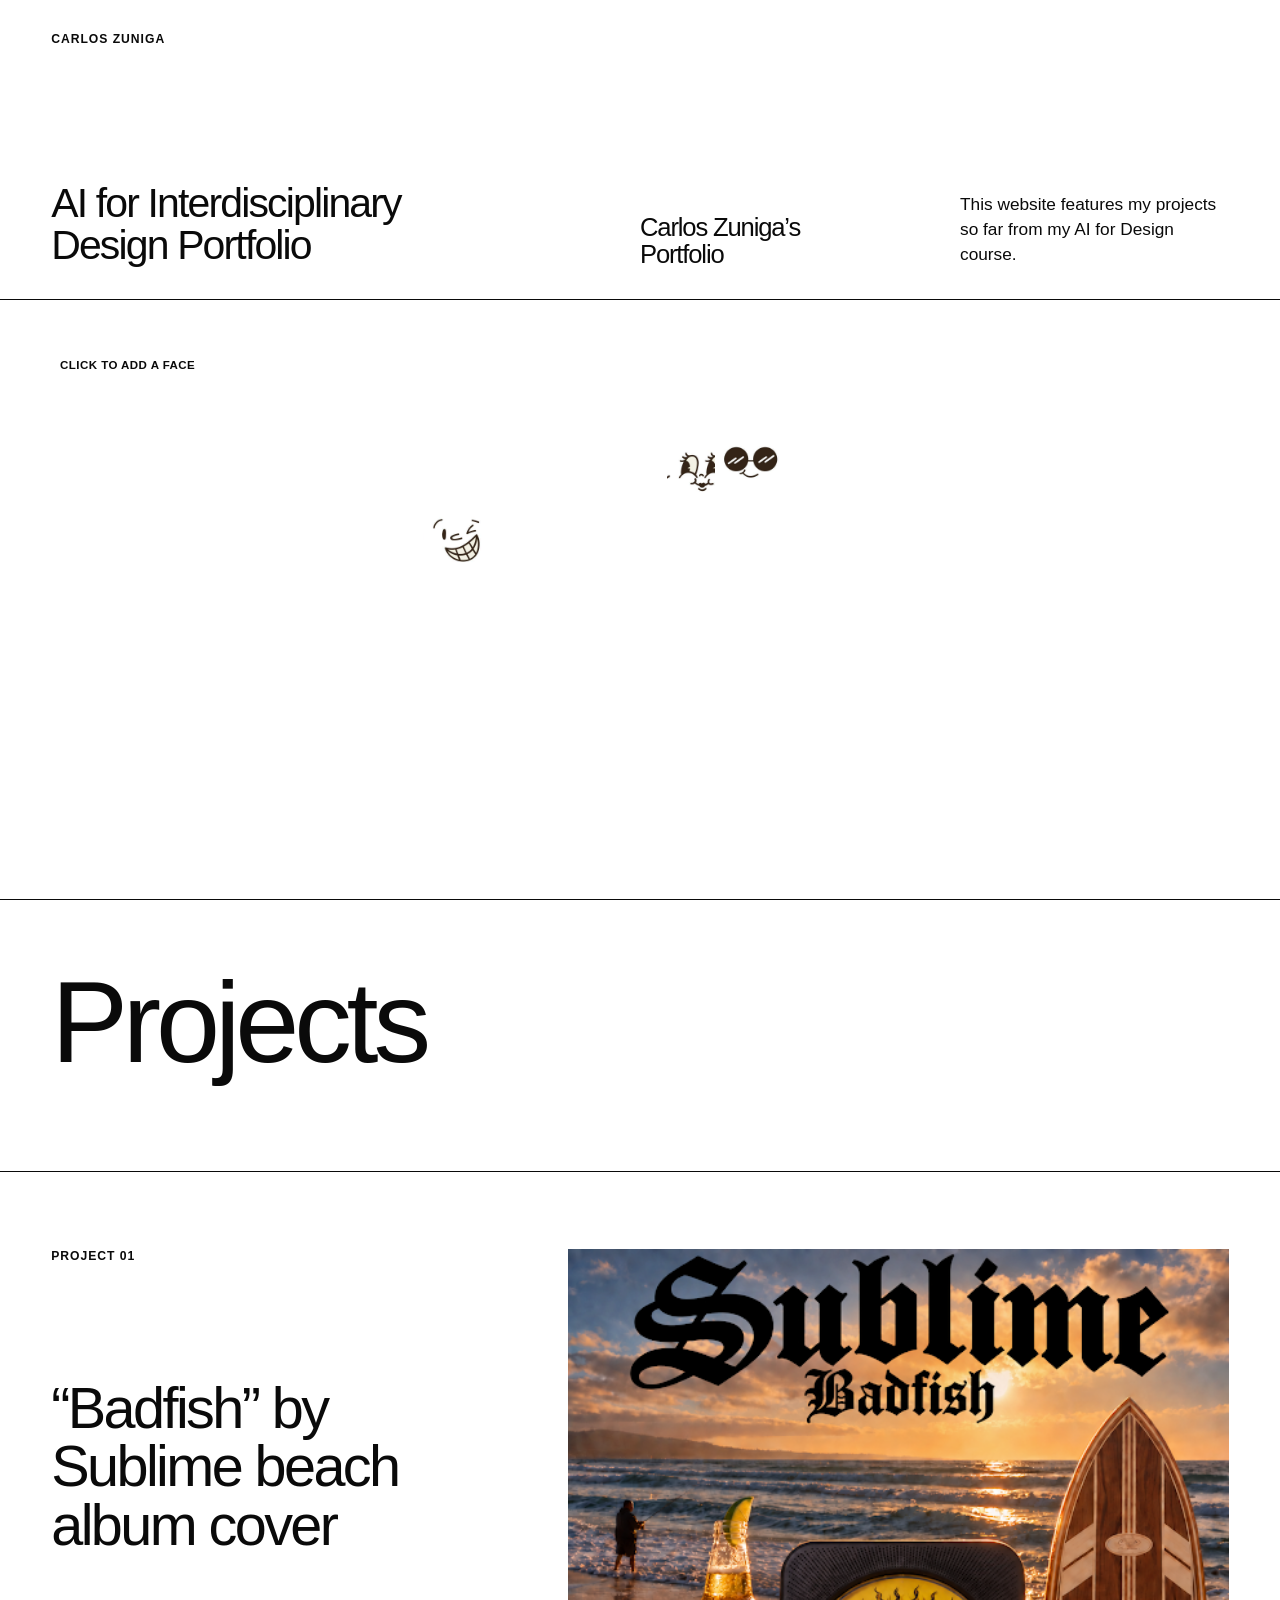
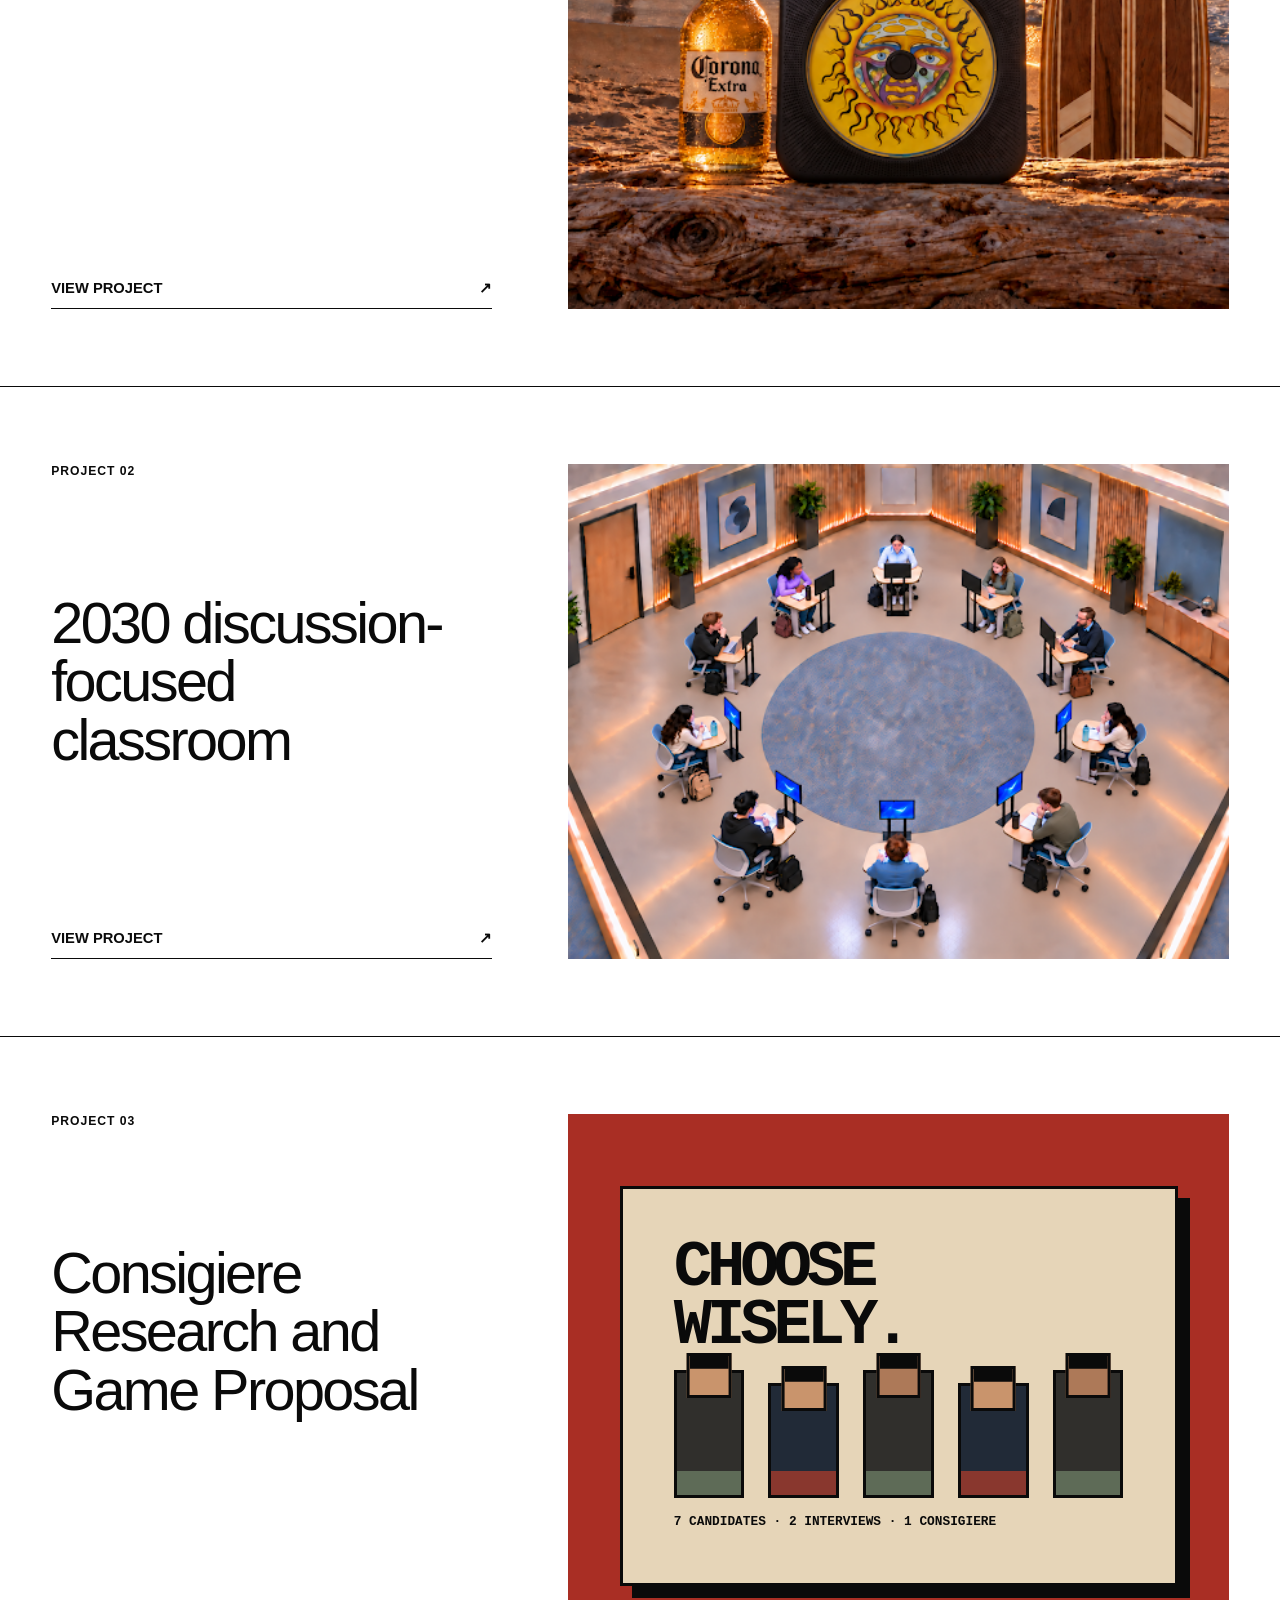
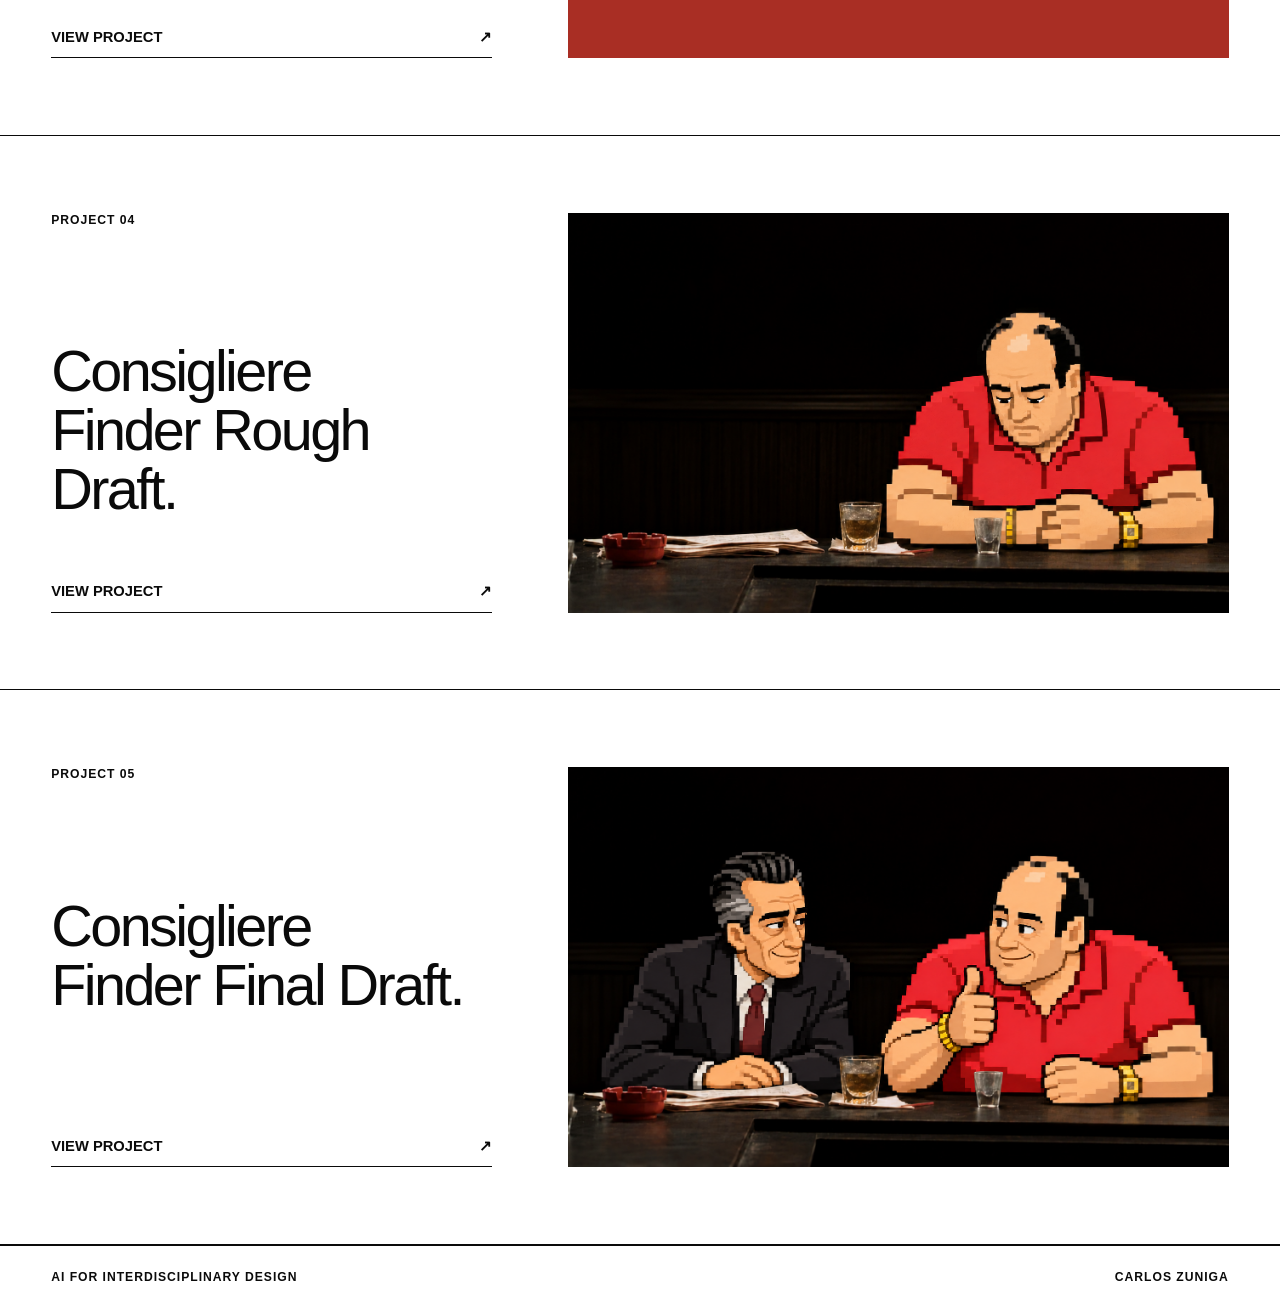
<file: index.html>
<!doctype html>
<html lang="en">
  <head>
    <meta charset="UTF-8" />
    <meta name="viewport" content="width=device-width, initial-scale=1" />
    <meta
      name="description"
      content="Carlos Zuniga's AI for Interdisciplinary Design portfolio."
    />
    <title>AI for Interdisciplinary Design Portfolio | Carlos Zuniga</title>
    <link rel="icon" href="favicon.svg" type="image/svg+xml" />
    <link rel="stylesheet" href="styles.css" />
    <script src="script.js" defer></script>
  </head>
  <body>
    <main>
      <section class="home-hero" aria-labelledby="page-title">
        <div class="home-intro">
          <p class="eyebrow">Carlos Zuniga</p>
          <h1 id="page-title">AI for Interdisciplinary Design Portfolio</h1>
          <h2>Carlos Zuniga’s Portfolio</h2>
          <p class="home-description">
            This website features my projects so far from my AI for Design course.
          </p>
        </div>

        <div class="canvas-wrap">
          <p class="canvas-hint" id="canvas-instructions">Click to add a face</p>
          <canvas
            id="face-canvas"
            role="img"
            aria-label="Interactive artwork. Click or tap to add a cartoon face."
            aria-describedby="canvas-instructions"
          ></canvas>
        </div>
      </section>

      <section class="projects" aria-labelledby="projects-title">
        <div class="section-heading-row">
          <h2 id="projects-title">Projects</h2>
        </div>

        <article class="project-preview album-preview">
          <a href="album.html" class="project-link" aria-label="View the Badfish album cover project">
            <div class="project-heading">
              <p class="project-index">Project 01</p>
              <h3>“Badfish” by Sublime beach album cover</h3>
              <span class="view-project" aria-hidden="true">View project <span>↗</span></span>
            </div>
            <div class="preview-media square-preview">
              <img
                src="assets/images/album-cover-final.png"
                alt="Final Badfish by Sublime beach album cover"
                width="512"
                height="512"
              />
            </div>
          </a>
        </article>

        <article class="project-preview classroom-preview">
          <a href="classroom.html" class="project-link" aria-label="View the 2030 classroom project">
            <div class="project-heading">
              <p class="project-index">Project 02</p>
              <h3>2030 discussion-focused classroom</h3>
              <span class="view-project" aria-hidden="true">View project <span>↗</span></span>
            </div>
            <div class="preview-media landscape-preview">
              <img
                src="assets/images/classroom-final.png"
                alt="Final 2030 discussion-focused classroom concept"
                width="512"
                height="384"
              />
            </div>
          </a>
        </article>

        <article class="project-preview consigiere-preview">
          <a href="consigiere.html" class="project-link" aria-label="View the Consigiere research and game proposal">
            <div class="project-heading">
              <p class="project-index">Project 03</p>
              <h3>Consigiere Research and Game Proposal</h3>
              <span class="view-project" aria-hidden="true">View project <span>↗</span></span>
            </div>
            <div class="preview-media proposal-preview" aria-hidden="true">
              <div class="proposal-preview-card">
                <p>Choose wisely.</p>
                <div class="pixel-portraits">
                  <span></span><span></span><span></span><span></span><span></span>
                </div>
                <p class="proposal-preview-caption">7 candidates · 2 interviews · 1 consigiere</p>
              </div>
            </div>
          </a>
        </article>

        <article class="project-preview rough-draft-preview">
          <a href="consigliere-rough-draft.html" class="project-link" aria-label="View the Consigliere Finder Rough Draft project">
            <div class="project-heading">
              <p class="project-index">Project 04</p>
              <h3>Consigliere Finder Rough Draft.</h3>
              <span class="view-project" aria-hidden="true">View project <span>↗</span></span>
            </div>
            <div class="preview-media landscape-preview">
              <img
                src="assets/images/consigliere-finder-rough-draft.png"
                alt="The boss sitting alone at the bar in Consigliere Finder"
                width="1671"
                height="941"
              />
            </div>
          </a>
        </article>

        <article class="project-preview final-draft-preview">
          <a href="consigliere-final-draft.html" class="project-link" aria-label="View the Consigliere Finder Final Draft project">
            <div class="project-heading">
              <p class="project-index">Project 05</p>
              <h3>Consigliere Finder Final Draft.</h3>
              <span class="view-project" aria-hidden="true">View project <span>↗</span></span>
            </div>
            <div class="preview-media landscape-preview">
              <img
                src="games/consigliere-finder/assets/scenes/reactions/interview-arturo-positive.png"
                alt="The boss and Arturo smiling as the boss gives a thumbs up"
                width="1671"
                height="941"
              />
            </div>
          </a>
        </article>
      </section>
    </main>

    <footer class="site-footer">
      <p>AI for Interdisciplinary Design</p>
      <p>Carlos Zuniga</p>
    </footer>
  </body>
</html>
</file>
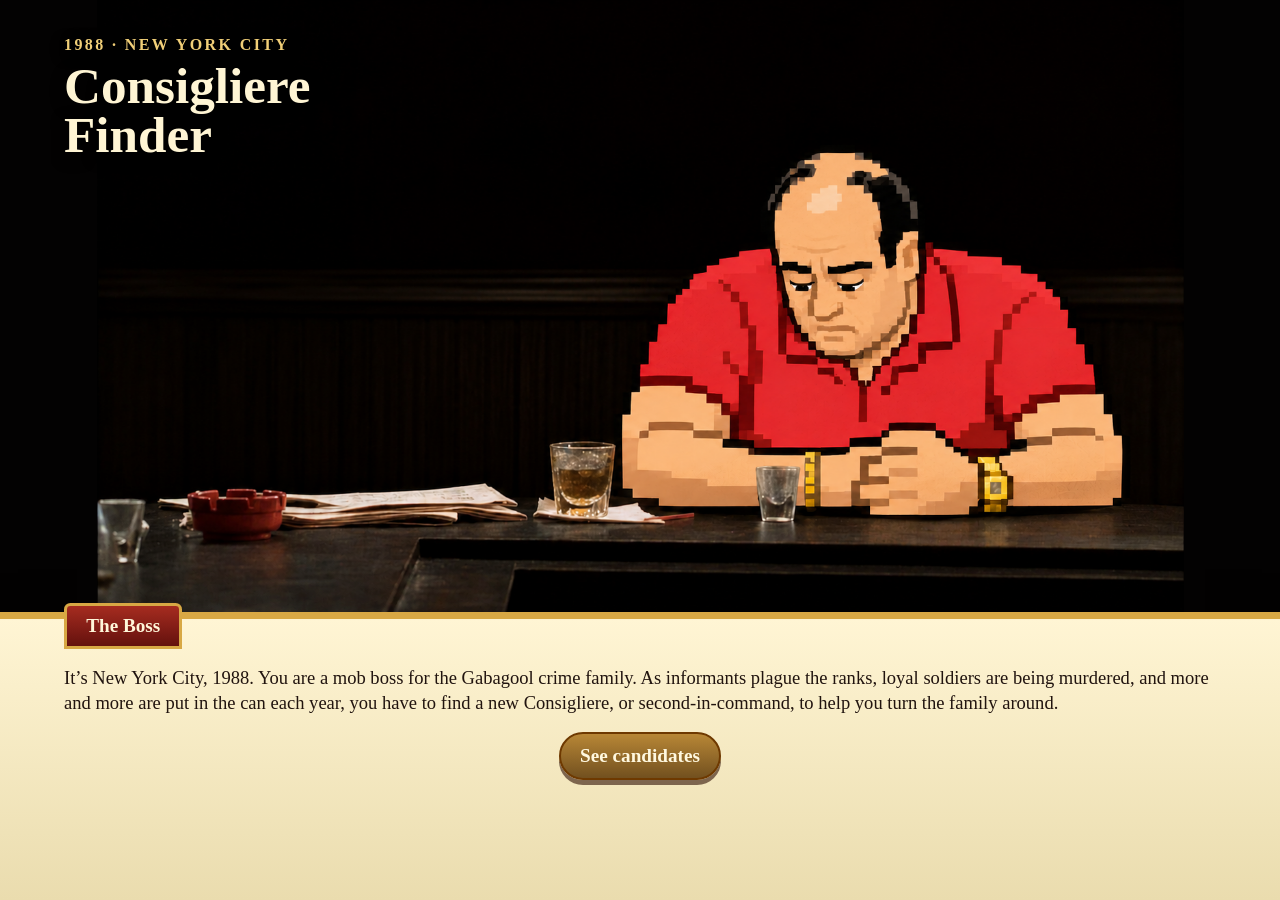
<file: games/consigliere-finder-original/index.html>
<!doctype html>
<html lang="en">
  <head>
    <meta charset="UTF-8" />
    <meta name="viewport" content="width=device-width, initial-scale=1.0" />
    <meta name="theme-color" content="#160706" />
    <title>Consigliere Finder</title>
    <link rel="icon" href="data:image/svg+xml,<svg xmlns=%22http://www.w3.org/2000/svg%22 viewBox=%220 0 64 64%22><rect width=%2264%22 height=%2264%22 rx=%2212%22 fill=%22%2368150f%22/><text x=%2232%22 y=%2244%22 text-anchor=%22middle%22 font-size=%2240%22 fill=%22%23f1cf78%22>C</text></svg>" />
    <link rel="stylesheet" href="styles.css" />
  </head>
  <body>
    <main id="game" aria-live="polite"></main>

    <div id="curtain" class="curtain" aria-hidden="true">
      <div class="curtain-panel curtain-left"></div>
      <div class="curtain-panel curtain-right"></div>
      <p id="curtain-label" class="curtain-label"></p>
    </div>

    <dialog id="confirm-dialog" class="confirm-dialog">
      <form method="dialog">
        <p class="eyebrow">Make it official</p>
        <h2 id="confirm-title"></h2>
        <div id="confirm-bio" class="confirm-bio"></div>
        <p>This choice cannot be changed.</p>
        <div class="dialog-actions">
          <button value="cancel" class="button button-quiet">Cancel</button>
          <button value="confirm" class="button button-primary">Confirm</button>
        </div>
      </form>
    </dialog>

    <script src="game-bundle.js"></script>
  </body>
</html>
</file>
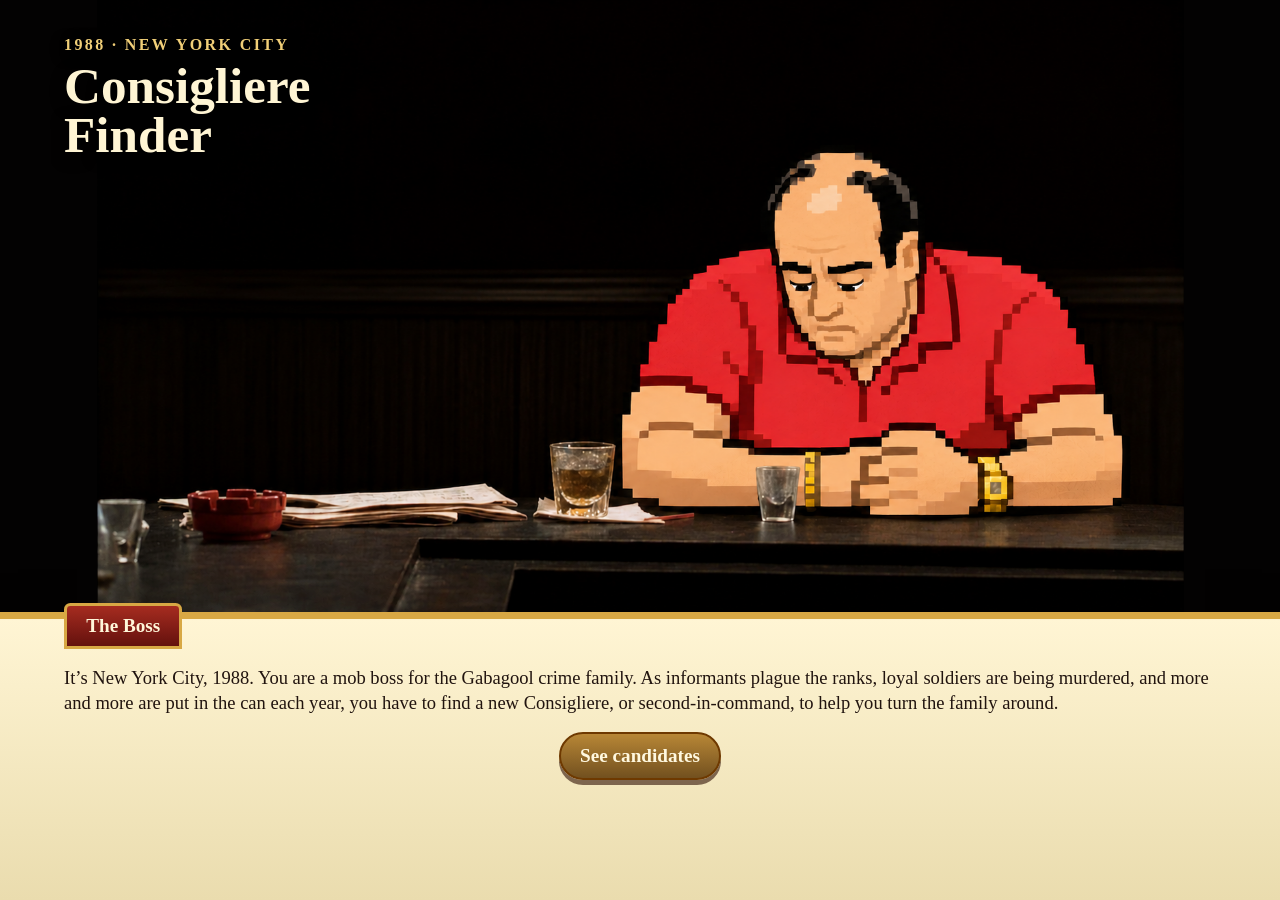
<file: games/consigliere-finder/index.html>
<!doctype html>
<html lang="en">
  <head>
    <meta charset="UTF-8" />
    <meta name="viewport" content="width=device-width, initial-scale=1.0" />
    <meta name="theme-color" content="#160706" />
    <title>Consigliere Finder</title>
    <link rel="icon" href="data:image/svg+xml,<svg xmlns=%22http://www.w3.org/2000/svg%22 viewBox=%220 0 64 64%22><rect width=%2264%22 height=%2264%22 rx=%2212%22 fill=%22%2368150f%22/><text x=%2232%22 y=%2244%22 text-anchor=%22middle%22 font-size=%2240%22 fill=%22%23f1cf78%22>C</text></svg>" />
    <link rel="stylesheet" href="styles.css?v=bobby-balanced-crop-2" />
  </head>
  <body>
    <main id="game" aria-live="polite"></main>

    <div id="curtain" class="curtain" aria-hidden="true">
      <div class="curtain-panel curtain-left"></div>
      <div class="curtain-panel curtain-right"></div>
      <p id="curtain-label" class="curtain-label"></p>
    </div>

    <dialog id="confirm-dialog" class="confirm-dialog">
      <form method="dialog">
        <p class="eyebrow">Make it official</p>
        <h2 id="confirm-title"></h2>
        <div id="confirm-bio" class="confirm-bio"></div>
        <p>This choice cannot be changed.</p>
        <div class="dialog-actions">
          <button value="cancel" class="button button-quiet">Cancel</button>
          <button value="confirm" class="button button-primary">Confirm</button>
        </div>
      </form>
    </dialog>

    <script src="game-bundle.js?v=selection-consistency-bobby"></script>
  </body>
</html>
</file>
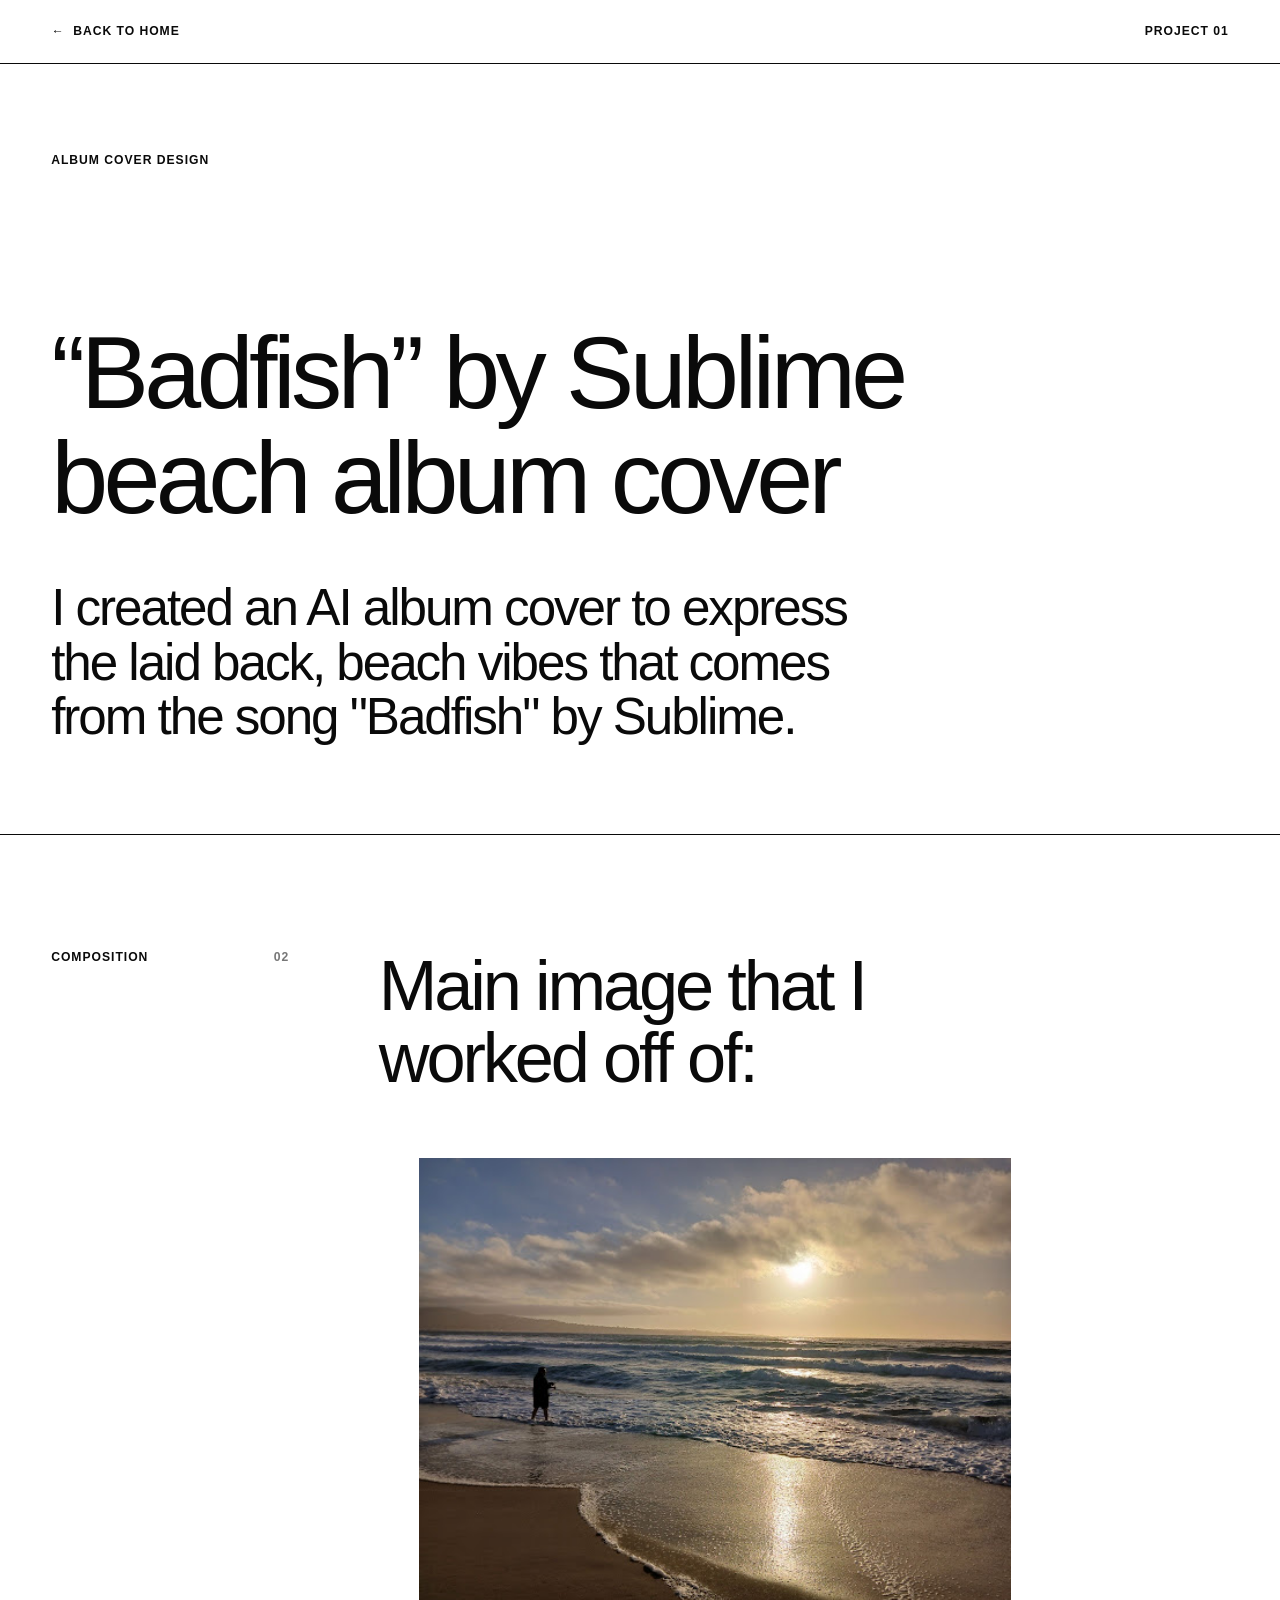
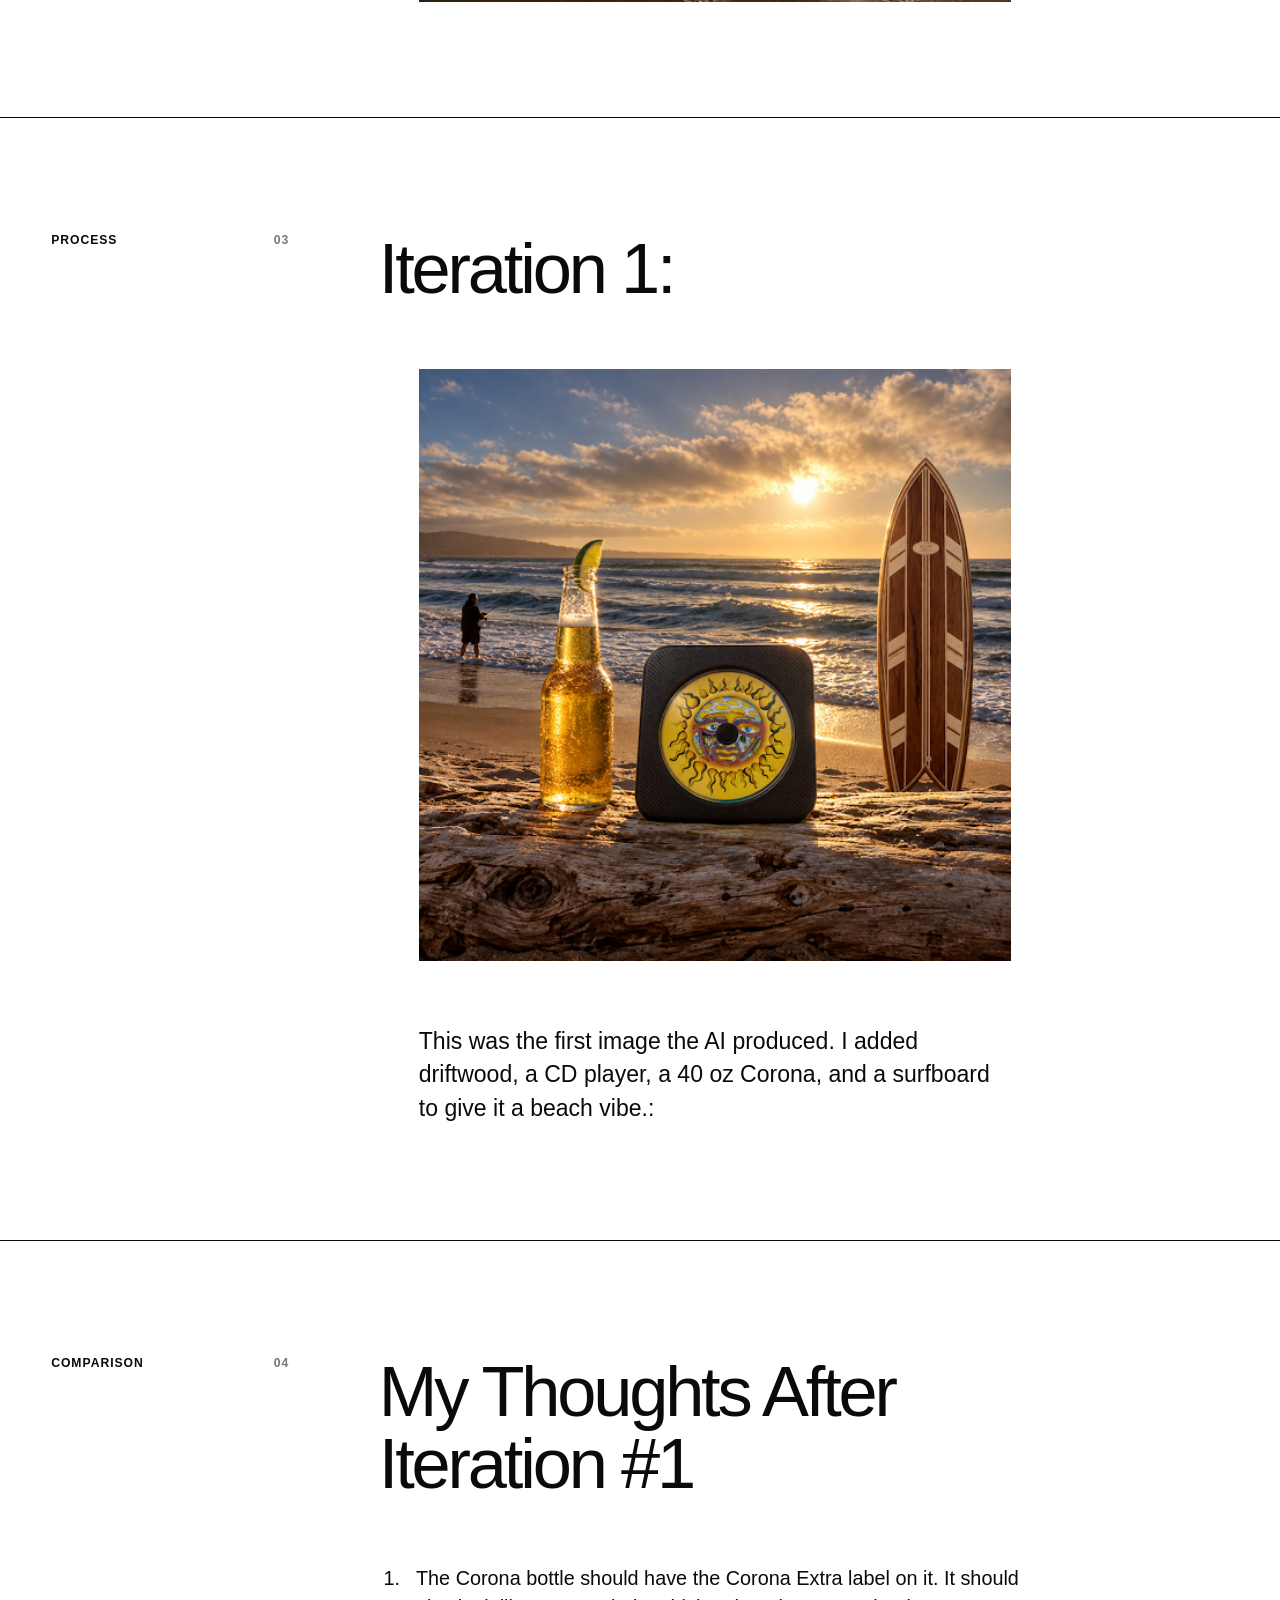
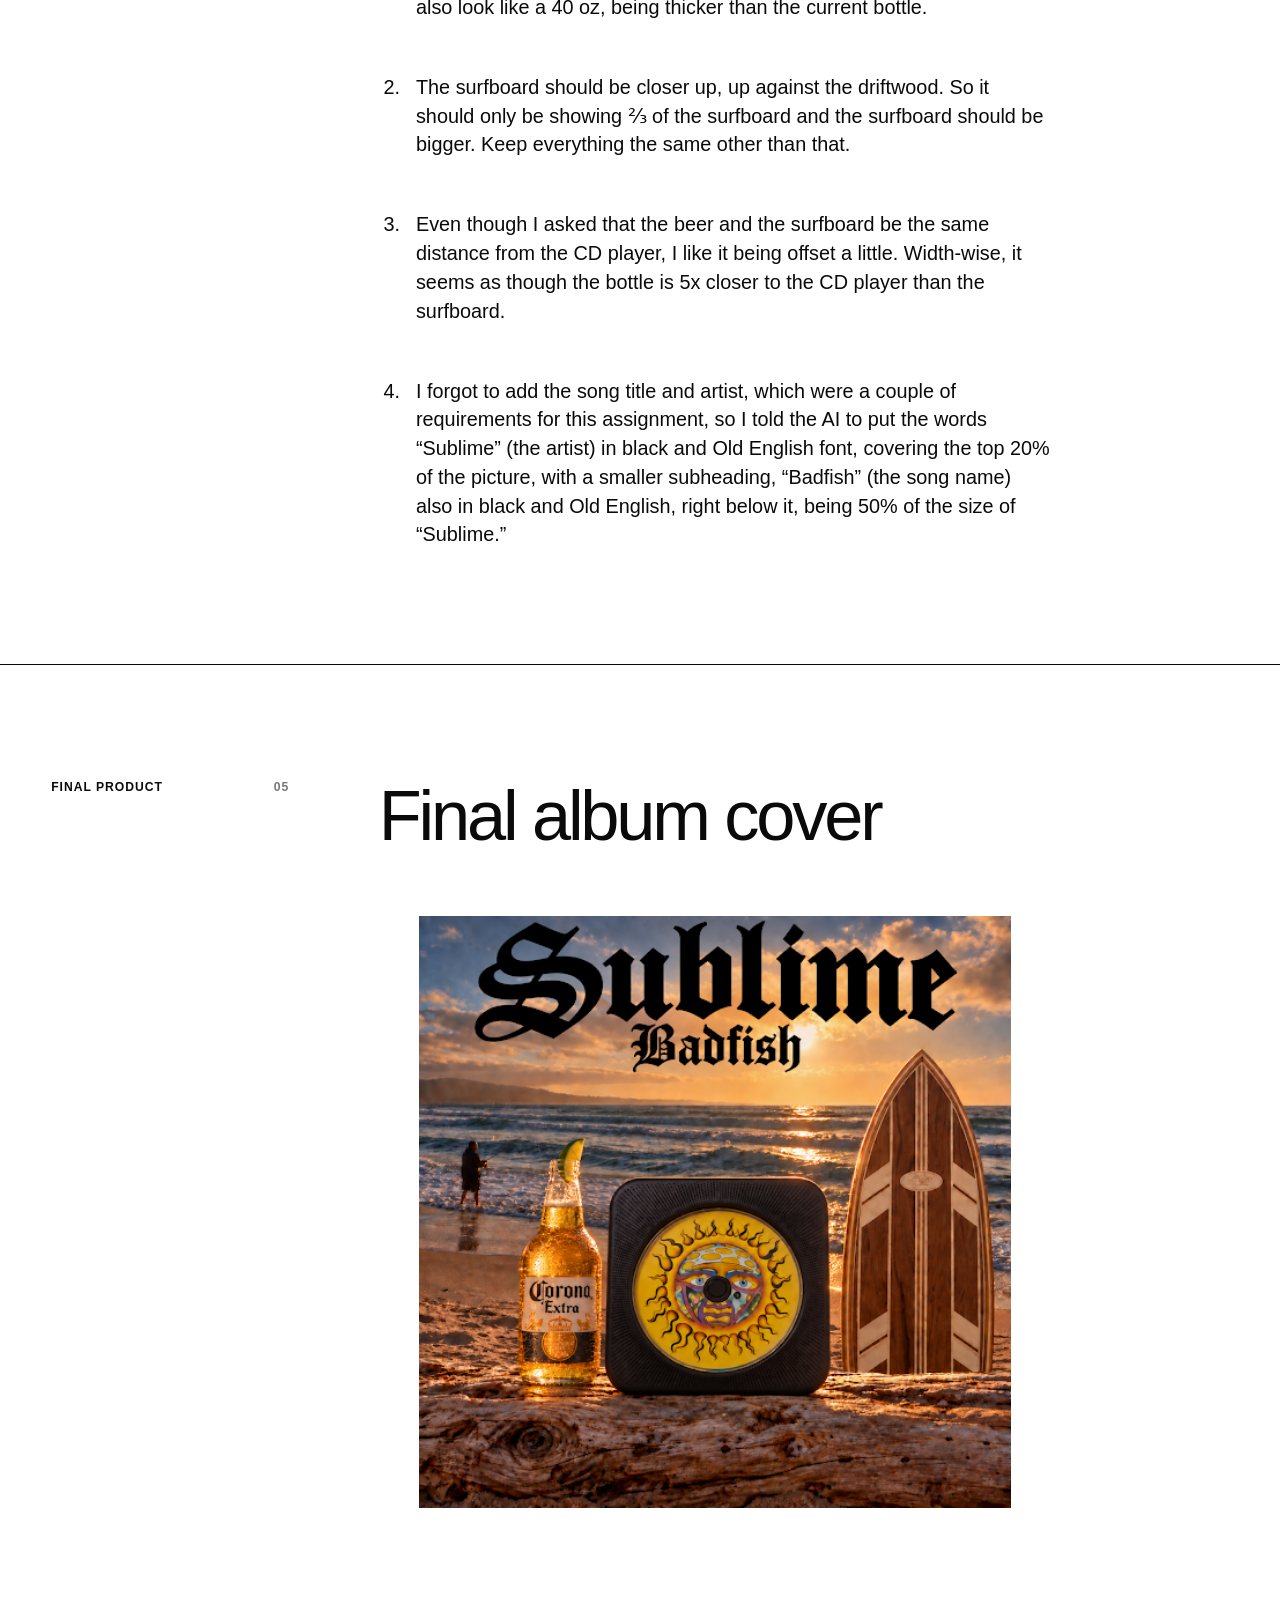
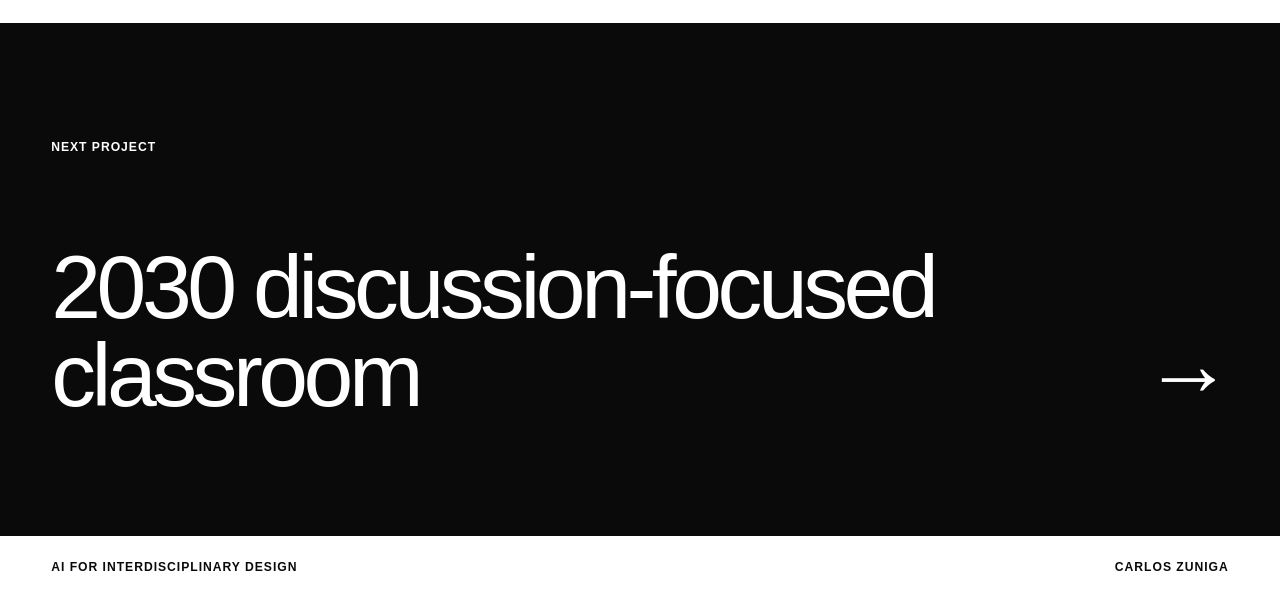
<file: album.html>
<!doctype html>
<html lang="en">
  <head>
    <meta charset="UTF-8" />
    <meta name="viewport" content="width=device-width, initial-scale=1" />
    <meta
      name="description"
      content="Process and final design for Carlos Zuniga's Badfish by Sublime beach album cover."
    />
    <title>“Badfish” by Sublime beach album cover | Carlos Zuniga</title>
    <link rel="icon" href="favicon.svg" type="image/svg+xml" />
    <link rel="stylesheet" href="styles.css" />
  </head>
  <body>
    <header class="project-nav">
      <a href="index.html" class="home-link"><span aria-hidden="true">←</span> Back to home</a>
      <p>Project 01</p>
    </header>

    <main class="case-study">
      <header class="case-study-header">
        <p class="eyebrow">Album cover design</p>
        <h1>“Badfish” by Sublime beach album cover</h1>
        <p class="case-study-intro">
          I created an AI album cover to express the laid back, beach vibes that comes from the song
          "Badfish" by Sublime.
        </p>
      </header>

      <section class="case-section" aria-labelledby="composition-title">
        <div class="section-label">
          <p>Composition</p>
          <p>02</p>
        </div>
        <div class="content-column album-column">
          <h2 id="composition-title">Main image that I worked off of:</h2>
          <figure>
            <img
              src="assets/images/dad-at-the-beach.jpg"
              alt="Original beach photograph used as the starting image"
              width="512"
              height="384"
            />
          </figure>
        </div>
      </section>

      <section class="case-section" aria-labelledby="iteration-one-title">
        <div class="section-label">
          <p>Process</p>
          <p>03</p>
        </div>
        <div class="content-column album-column">
          <h2 id="iteration-one-title">Iteration 1:</h2>
          <figure>
            <img
              src="assets/images/album-cover-iteration-1.png"
              alt="First iteration of the Badfish beach album cover"
              width="512"
              height="512"
            />
            <figcaption>
              This was the first image the AI produced. I added driftwood, a CD player, a 40 oz Corona,
              and a surfboard to give it a beach vibe.:
            </figcaption>
          </figure>
        </div>
      </section>

      <section class="case-section" aria-labelledby="comparison-title">
        <div class="section-label">
          <p>Comparison</p>
          <p>04</p>
        </div>
        <div class="content-column album-column text-content">
          <h2 id="comparison-title">My Thoughts After Iteration #1</h2>
          <ol class="observations">
            <li>
              The Corona bottle should have the Corona Extra label on it. It should also look like a 40
              oz, being thicker than the current bottle.
            </li>
            <li>
              The surfboard should be closer up, up against the driftwood. So it should only be showing
              ⅔ of the surfboard and the surfboard should be bigger. Keep everything the same other than
              that.
            </li>
            <li>
              Even though I asked that the beer and the surfboard be the same distance from the CD
              player, I like it being offset a little. Width-wise, it seems as though the bottle is 5x
              closer to the CD player than the surfboard.
            </li>
            <li>
              I forgot to add the song title and artist, which were a couple of requirements for this
              assignment, so I told the AI to put the words “Sublime” (the artist) in black and Old
              English font, covering the top 20% of the picture, with a smaller subheading, “Badfish”
              (the song name) also in black and Old English, right below it, being 50% of the size of
              “Sublime.”
            </li>
          </ol>
        </div>
      </section>

      <section class="case-section" aria-labelledby="final-album-title">
        <div class="section-label">
          <p>Final product</p>
          <p>05</p>
        </div>
        <div class="content-column album-column">
          <h2 id="final-album-title">Final album cover</h2>
          <figure>
            <img
              src="assets/images/album-cover-final.png"
              alt="Final Badfish by Sublime album cover with a beach, Corona bottle, CD player, surfboard, and typography"
              width="512"
              height="512"
            />
          </figure>
        </div>
      </section>

      <nav class="next-project" aria-label="Next project">
        <p>Next project</p>
        <a href="classroom.html">2030 discussion-focused classroom <span aria-hidden="true">→</span></a>
      </nav>
    </main>

    <footer class="site-footer">
      <p>AI for Interdisciplinary Design</p>
      <p>Carlos Zuniga</p>
    </footer>
  </body>
</html>
</file>
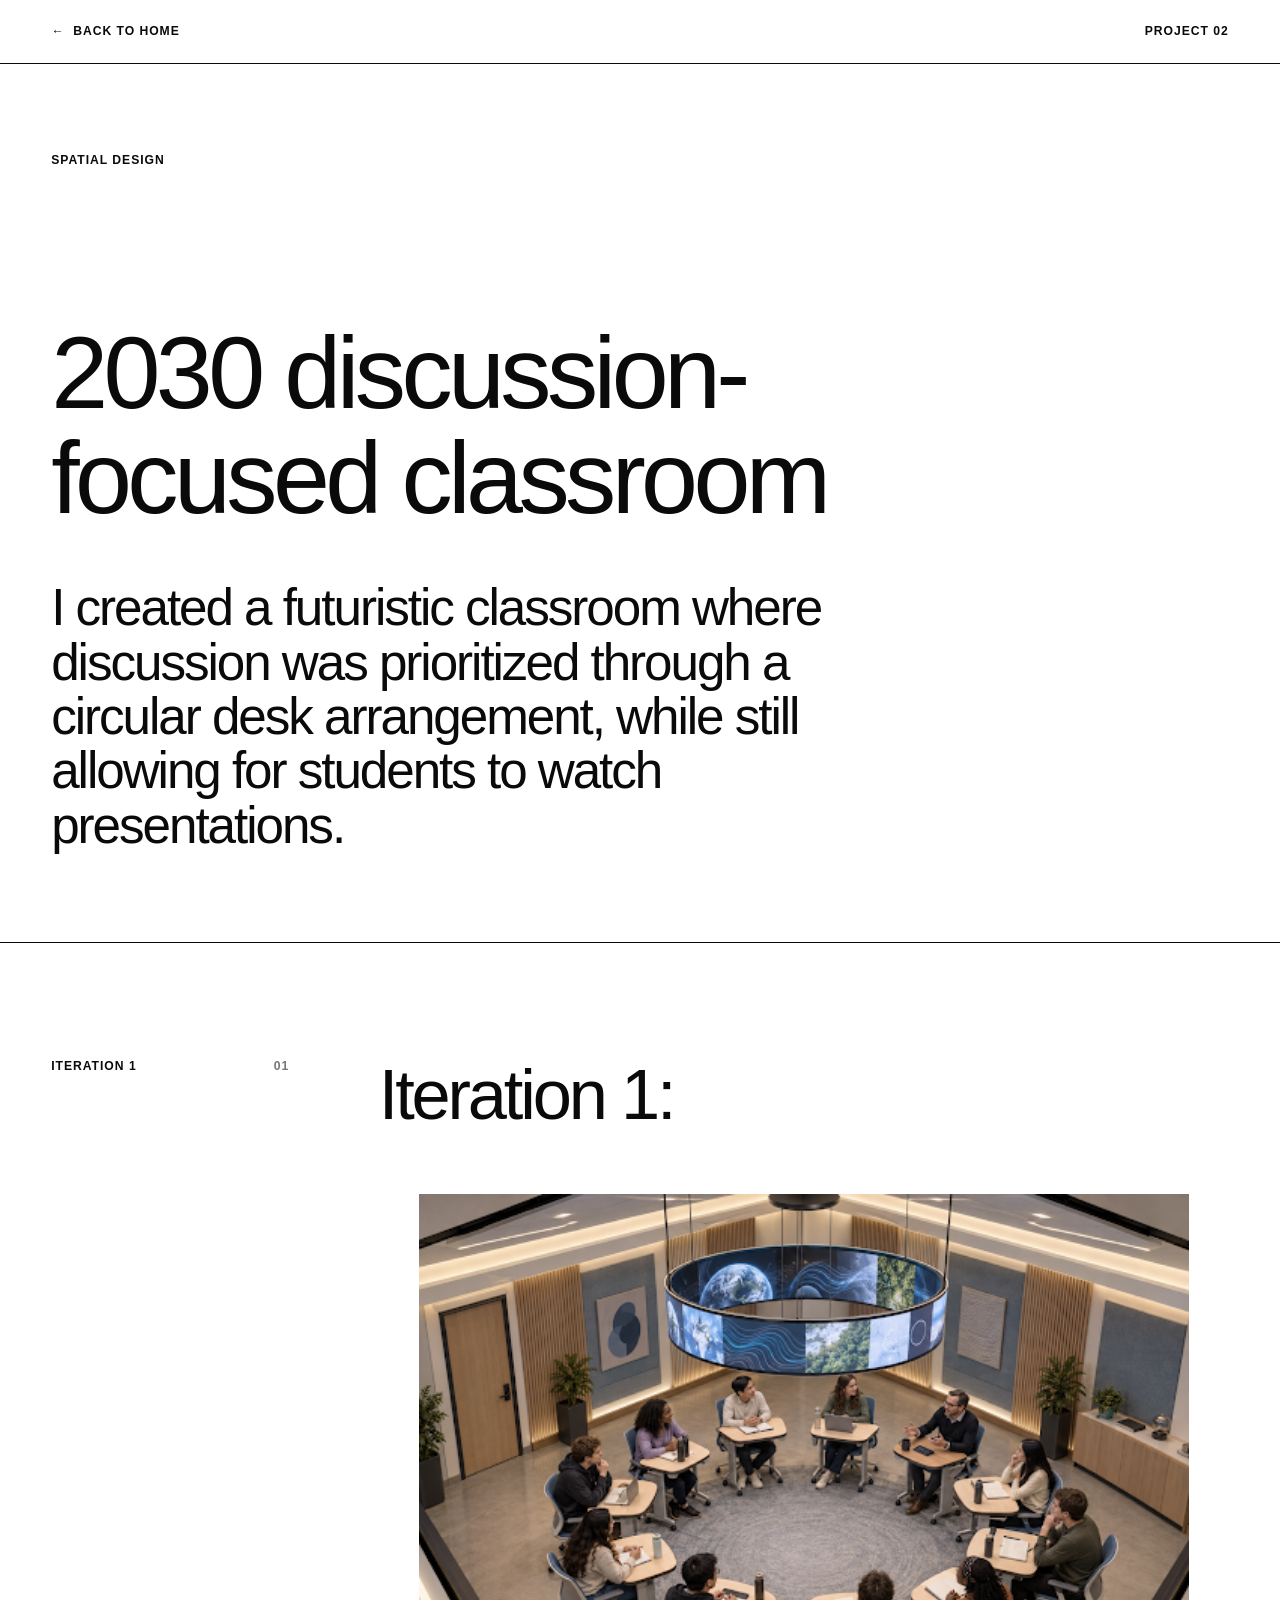
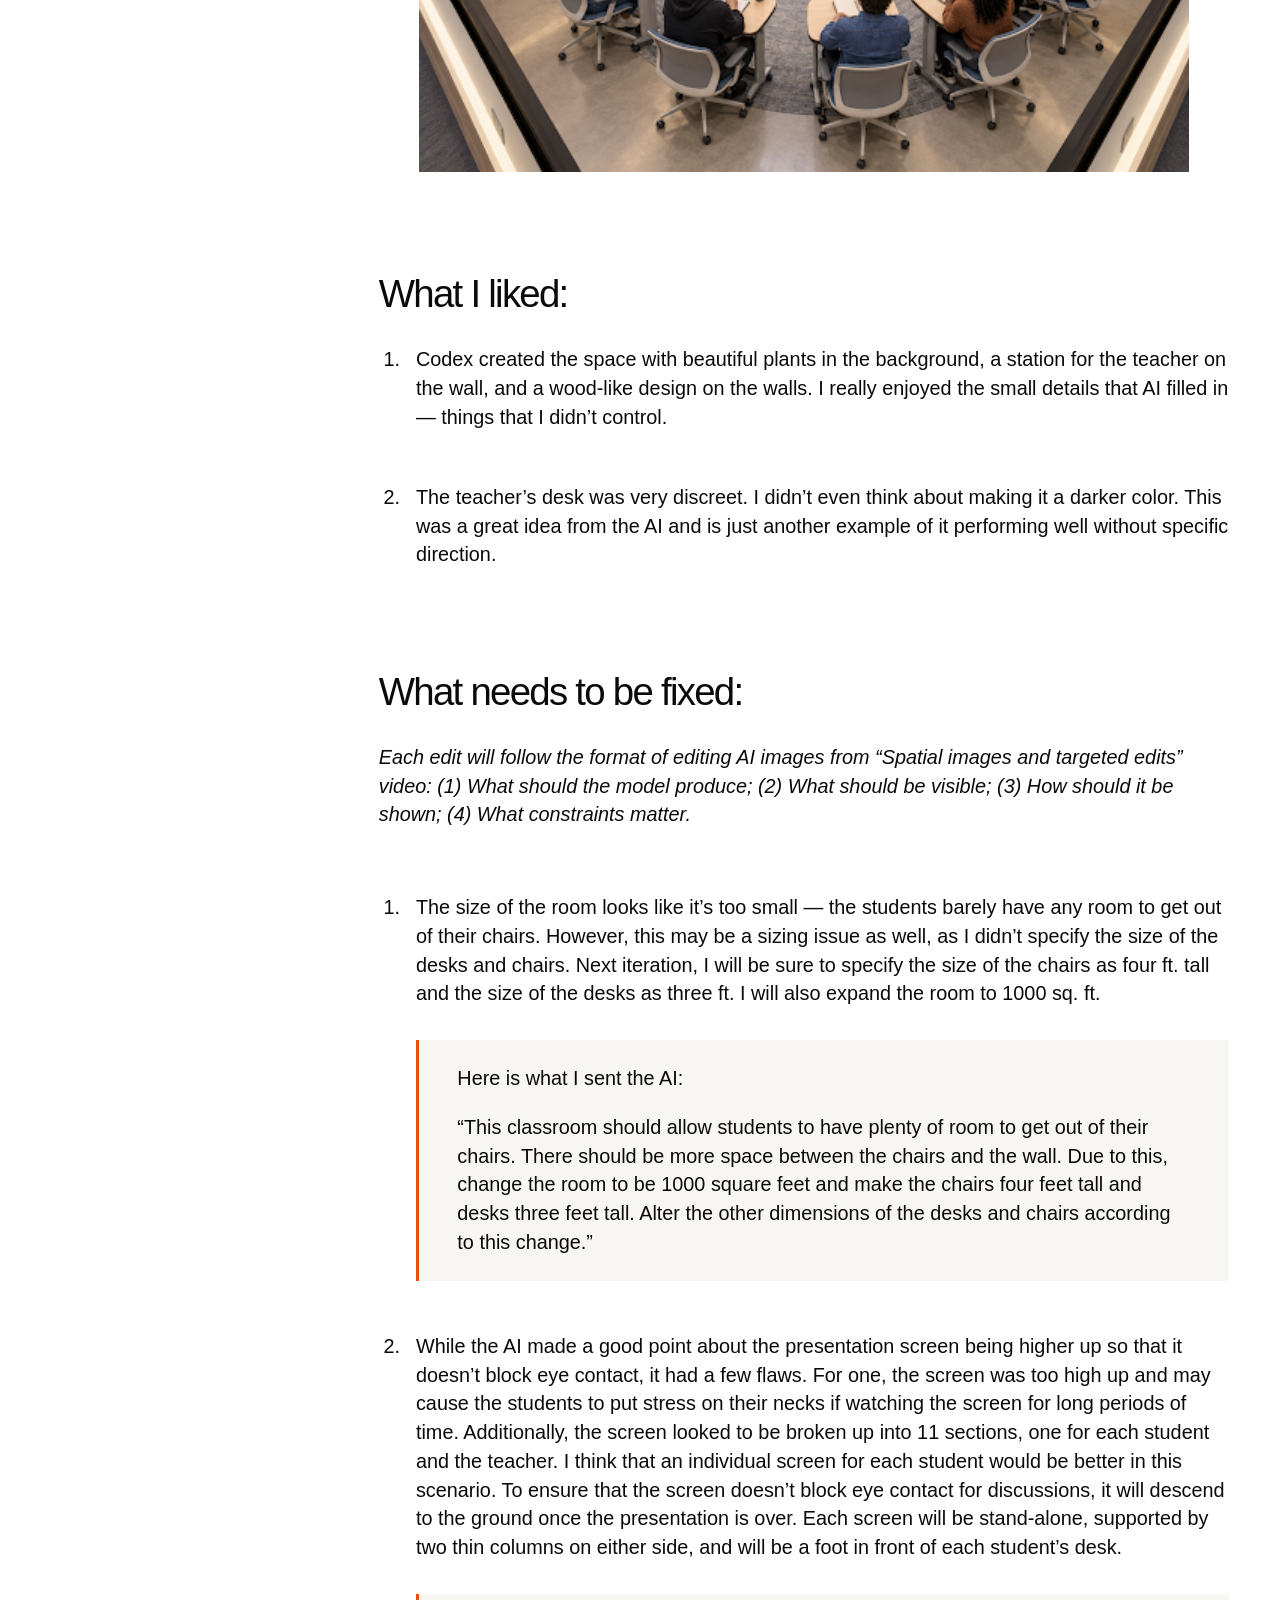
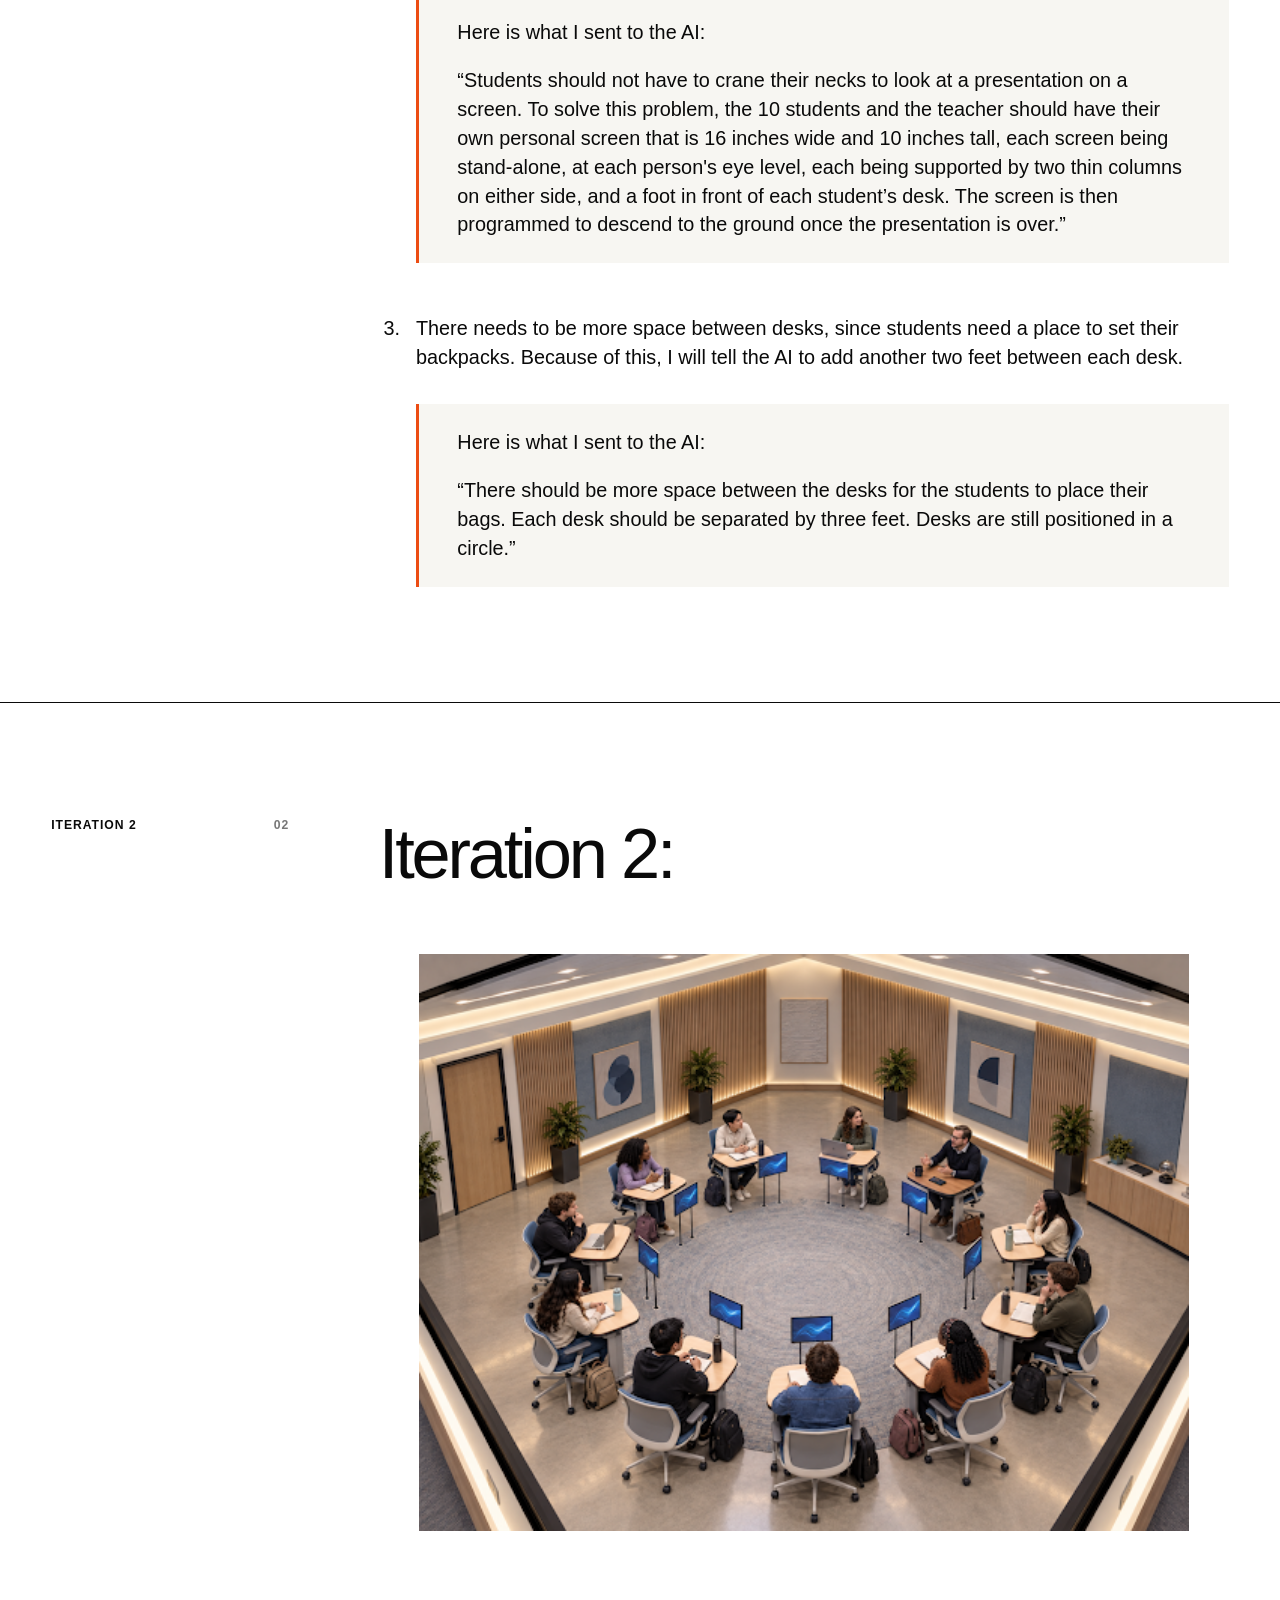
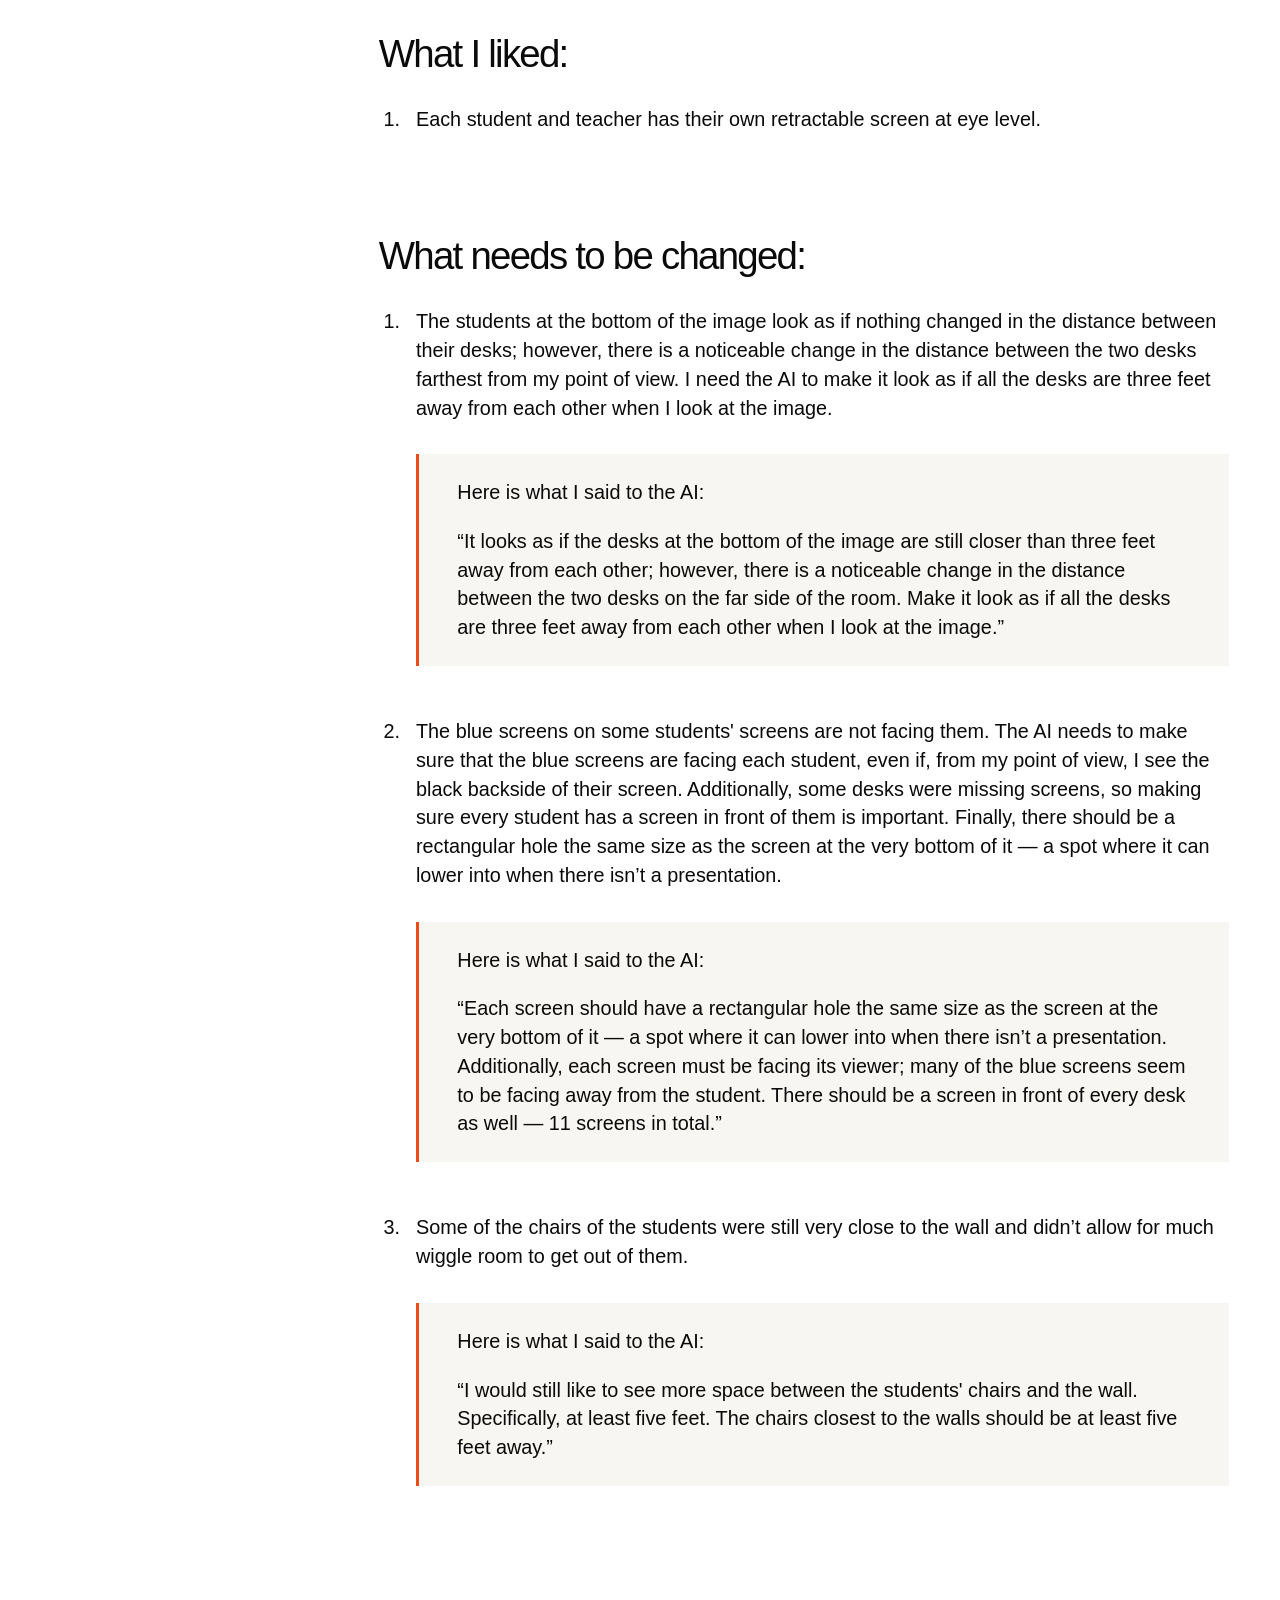
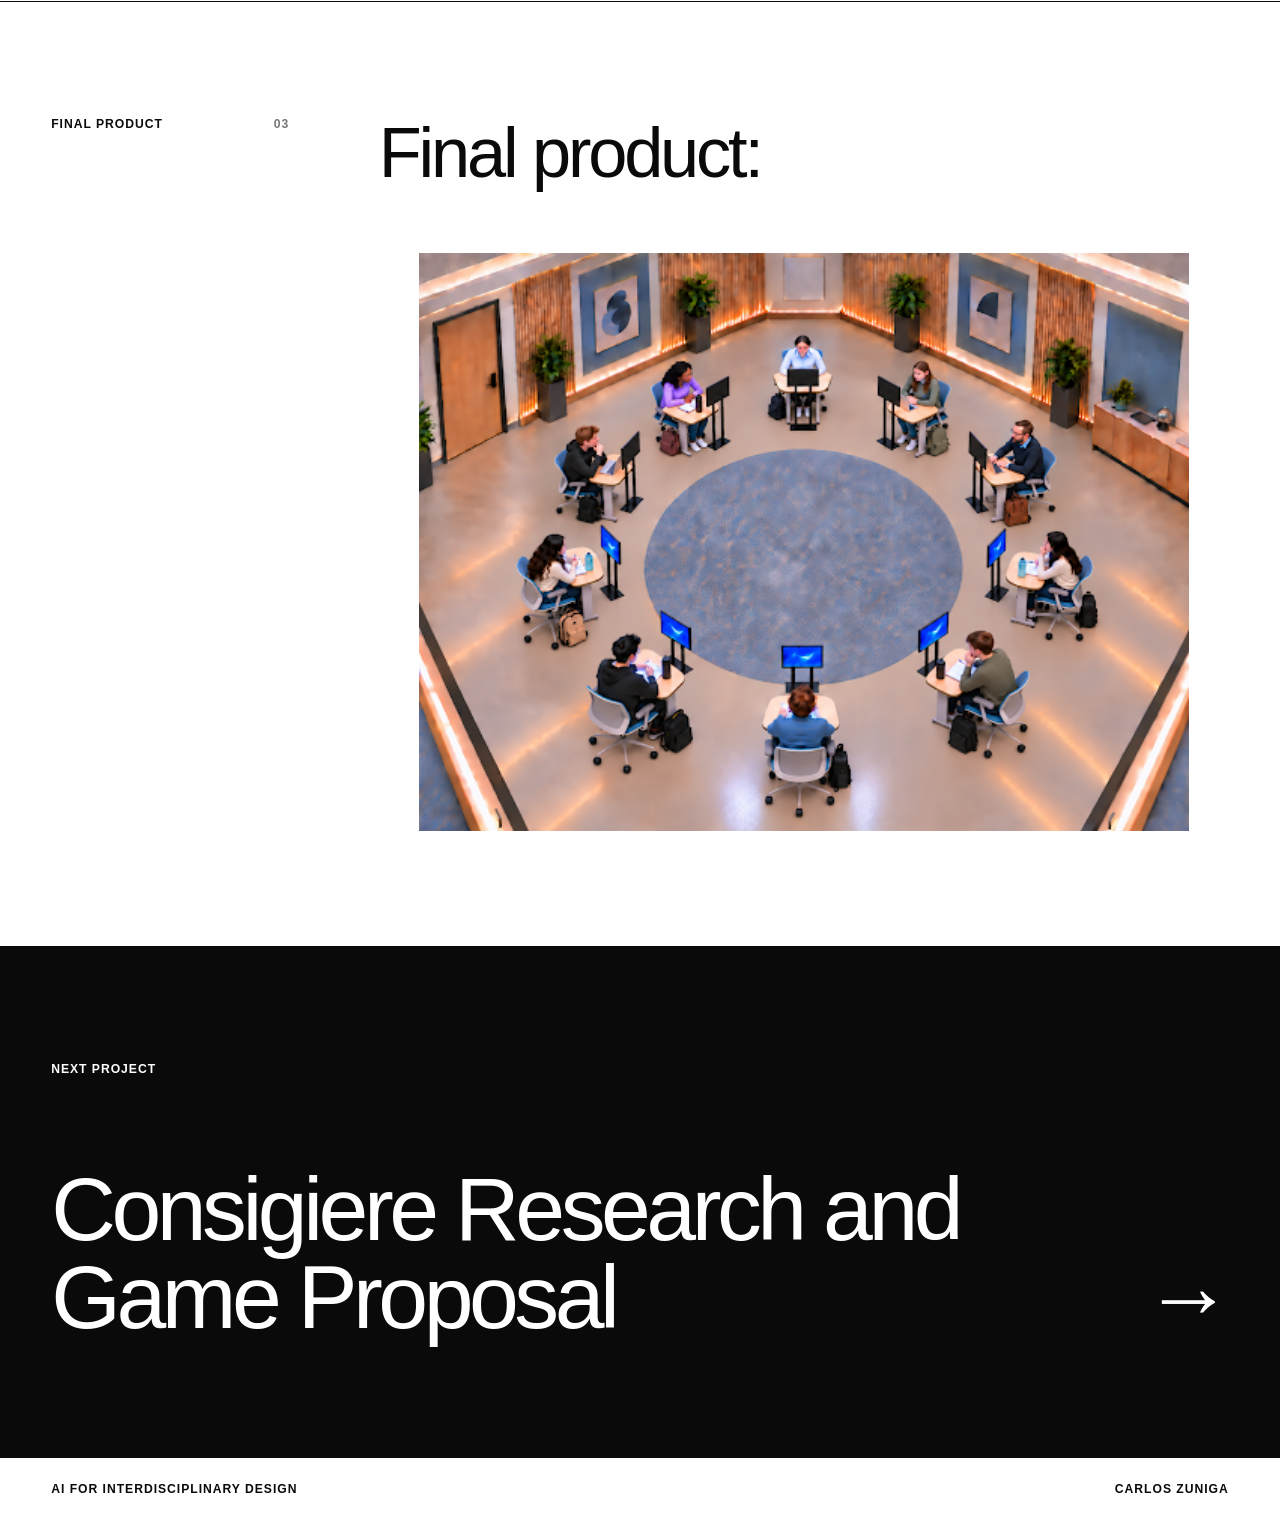
<file: classroom.html>
<!doctype html>
<html lang="en">
  <head>
    <meta charset="UTF-8" />
    <meta name="viewport" content="width=device-width, initial-scale=1" />
    <meta
      name="description"
      content="Process and final design for Carlos Zuniga's 2030 discussion-focused classroom."
    />
    <title>2030 discussion-focused classroom | Carlos Zuniga</title>
    <link rel="icon" href="favicon.svg" type="image/svg+xml" />
    <link rel="stylesheet" href="styles.css" />
  </head>
  <body>
    <header class="project-nav">
      <a href="index.html" class="home-link"><span aria-hidden="true">←</span> Back to home</a>
      <p>Project 02</p>
    </header>

    <main class="case-study">
      <header class="case-study-header">
        <p class="eyebrow">Spatial design</p>
        <h1>2030 discussion-focused classroom</h1>
        <p class="case-study-intro">
          I created a futuristic classroom where discussion was prioritized through a circular desk
          arrangement, while still allowing for students to watch presentations.
        </p>
      </header>

      <section class="case-section" aria-labelledby="classroom-iteration-one">
        <div class="section-label">
          <p>Iteration 1</p>
          <p>01</p>
        </div>
        <div class="content-column classroom-column">
          <h2 id="classroom-iteration-one">Iteration 1:</h2>
          <figure>
            <img
              src="assets/images/classroom-iteration-1.png"
              alt="First iteration of the 2030 discussion-focused classroom"
              width="512"
              height="384"
            />
          </figure>

          <div class="reflection-block">
            <h3>What I liked:</h3>
            <ol class="observations">
              <li>
                Codex created the space with beautiful plants in the background, a station for the
                teacher on the wall, and a wood-like design on the walls. I really enjoyed the small
                details that AI filled in — things that I didn’t control.
              </li>
              <li>
                The teacher’s desk was very discreet. I didn’t even think about making it a darker color.
                This was a great idea from the AI and is just another example of it performing well
                without specific direction.
              </li>
            </ol>
          </div>

          <div class="reflection-block">
            <h3>What needs to be fixed:</h3>
            <p class="process-note">
              <em>Each edit will follow the format of editing AI images from “Spatial images and targeted
              edits” video: (1) What should the model produce; (2) What should be visible; (3) How should
              it be shown; (4) What constraints matter.</em>
            </p>
            <ol class="observations prompt-list">
              <li>
                <p>
                  The size of the room looks like it’s too small — the students barely have any room to
                  get out of their chairs. However, this may be a sizing issue as well, as I didn’t
                  specify the size of the desks and chairs. Next iteration, I will be sure to specify the
                  size of the chairs as four ft. tall and the size of the desks as three ft. I will also
                  expand the room to 1000 sq. ft.
                </p>
                <blockquote>
                  <p>Here is what I sent the AI:</p>
                  <p>
                    “This classroom should allow students to have plenty of room to get out of their
                    chairs. There should be more space between the chairs and the wall. Due to this,
                    change the room to be 1000 square feet and make the chairs four feet tall and desks
                    three feet tall. Alter the other dimensions of the desks and chairs according to this
                    change.”
                  </p>
                </blockquote>
              </li>
              <li>
                <p>
                  While the AI made a good point about the presentation screen being higher up so that it
                  doesn’t block eye contact, it had a few flaws. For one, the screen was too high up and
                  may cause the students to put stress on their necks if watching the screen for long
                  periods of time. Additionally, the screen looked to be broken up into 11 sections, one
                  for each student and the teacher. I think that an individual screen for each student
                  would be better in this scenario. To ensure that the screen doesn’t block eye contact
                  for discussions, it will descend to the ground once the presentation is over. Each
                  screen will be stand-alone, supported by two thin columns on either side, and will be a
                  foot in front of each student’s desk.
                </p>
                <blockquote>
                  <p>Here is what I sent to the AI:</p>
                  <p>
                    “Students should not have to crane their necks to look at a presentation on a screen.
                    To solve this problem, the 10 students and the teacher should have their own personal
                    screen that is 16 inches wide and 10 inches tall, each screen being stand-alone, at
                    each person's eye level, each being supported by two thin columns on either side, and
                    a foot in front of each student’s desk. The screen is then programmed to descend to
                    the ground once the presentation is over.”
                  </p>
                </blockquote>
              </li>
              <li>
                <p>
                  There needs to be more space between desks, since students need a place to set their
                  backpacks. Because of this, I will tell the AI to add another two feet between each
                  desk.
                </p>
                <blockquote>
                  <p>Here is what I sent to the AI:</p>
                  <p>
                    “There should be more space between the desks for the students to place their bags.
                    Each desk should be separated by three feet. Desks are still positioned in a circle.”
                  </p>
                </blockquote>
              </li>
            </ol>
          </div>
        </div>
      </section>

      <section class="case-section" aria-labelledby="classroom-iteration-two">
        <div class="section-label">
          <p>Iteration 2</p>
          <p>02</p>
        </div>
        <div class="content-column classroom-column">
          <h2 id="classroom-iteration-two">Iteration 2:</h2>
          <figure>
            <img
              src="assets/images/classroom-iteration-2.png"
              alt="Second iteration of the 2030 discussion-focused classroom"
              width="512"
              height="384"
            />
          </figure>

          <div class="reflection-block">
            <h3>What I liked:</h3>
            <ol class="observations">
              <li>Each student and teacher has their own retractable screen at eye level.</li>
            </ol>
          </div>

          <div class="reflection-block">
            <h3>What needs to be changed:</h3>
            <ol class="observations prompt-list">
              <li>
                <p>
                  The students at the bottom of the image look as if nothing changed in the distance
                  between their desks; however, there is a noticeable change in the distance between the
                  two desks farthest from my point of view. I need the AI to make it look as if all the
                  desks are three feet away from each other when I look at the image.
                </p>
                <blockquote>
                  <p>Here is what I said to the AI:</p>
                  <p>
                    “It looks as if the desks at the bottom of the image are still closer than three feet
                    away from each other; however, there is a noticeable change in the distance between
                    the two desks on the far side of the room. Make it look as if all the desks are three
                    feet away from each other when I look at the image.”
                  </p>
                </blockquote>
              </li>
              <li>
                <p>
                  The blue screens on some students' screens are not facing them. The AI needs to make
                  sure that the blue screens are facing each student, even if, from my point of view, I
                  see the black backside of their screen. Additionally, some desks were missing screens,
                  so making sure every student has a screen in front of them is important. Finally, there
                  should be a rectangular hole the same size as the screen at the very bottom of it — a
                  spot where it can lower into when there isn’t a presentation.
                </p>
                <blockquote>
                  <p>Here is what I said to the AI:</p>
                  <p>
                    “Each screen should have a rectangular hole the same size as the screen at the very
                    bottom of it — a spot where it can lower into when there isn’t a presentation.
                    Additionally, each screen must be facing its viewer; many of the blue screens seem to
                    be facing away from the student. There should be a screen in front of every desk as
                    well — 11 screens in total.”
                  </p>
                </blockquote>
              </li>
              <li>
                <p>
                  Some of the chairs of the students were still very close to the wall and didn’t allow
                  for much wiggle room to get out of them.
                </p>
                <blockquote>
                  <p>Here is what I said to the AI:</p>
                  <p>
                    “I would still like to see more space between the students' chairs and the wall.
                    Specifically, at least five feet. The chairs closest to the walls should be at least
                    five feet away.”
                  </p>
                </blockquote>
              </li>
            </ol>
          </div>
        </div>
      </section>

      <section class="case-section final-classroom" aria-labelledby="classroom-final">
        <div class="section-label">
          <p>Final product</p>
          <p>03</p>
        </div>
        <div class="content-column classroom-column">
          <h2 id="classroom-final">Final product:</h2>
          <figure>
            <img
              src="assets/images/classroom-final.png"
              alt="Final 2030 discussion-focused classroom"
              width="512"
              height="384"
            />
          </figure>
        </div>
      </section>

      <nav class="next-project" aria-label="Next project">
        <p>Next project</p>
        <a href="consigiere.html">Consigiere Research and Game Proposal <span aria-hidden="true">→</span></a>
      </nav>
    </main>

    <footer class="site-footer">
      <p>AI for Interdisciplinary Design</p>
      <p>Carlos Zuniga</p>
    </footer>
  </body>
</html>
</file>
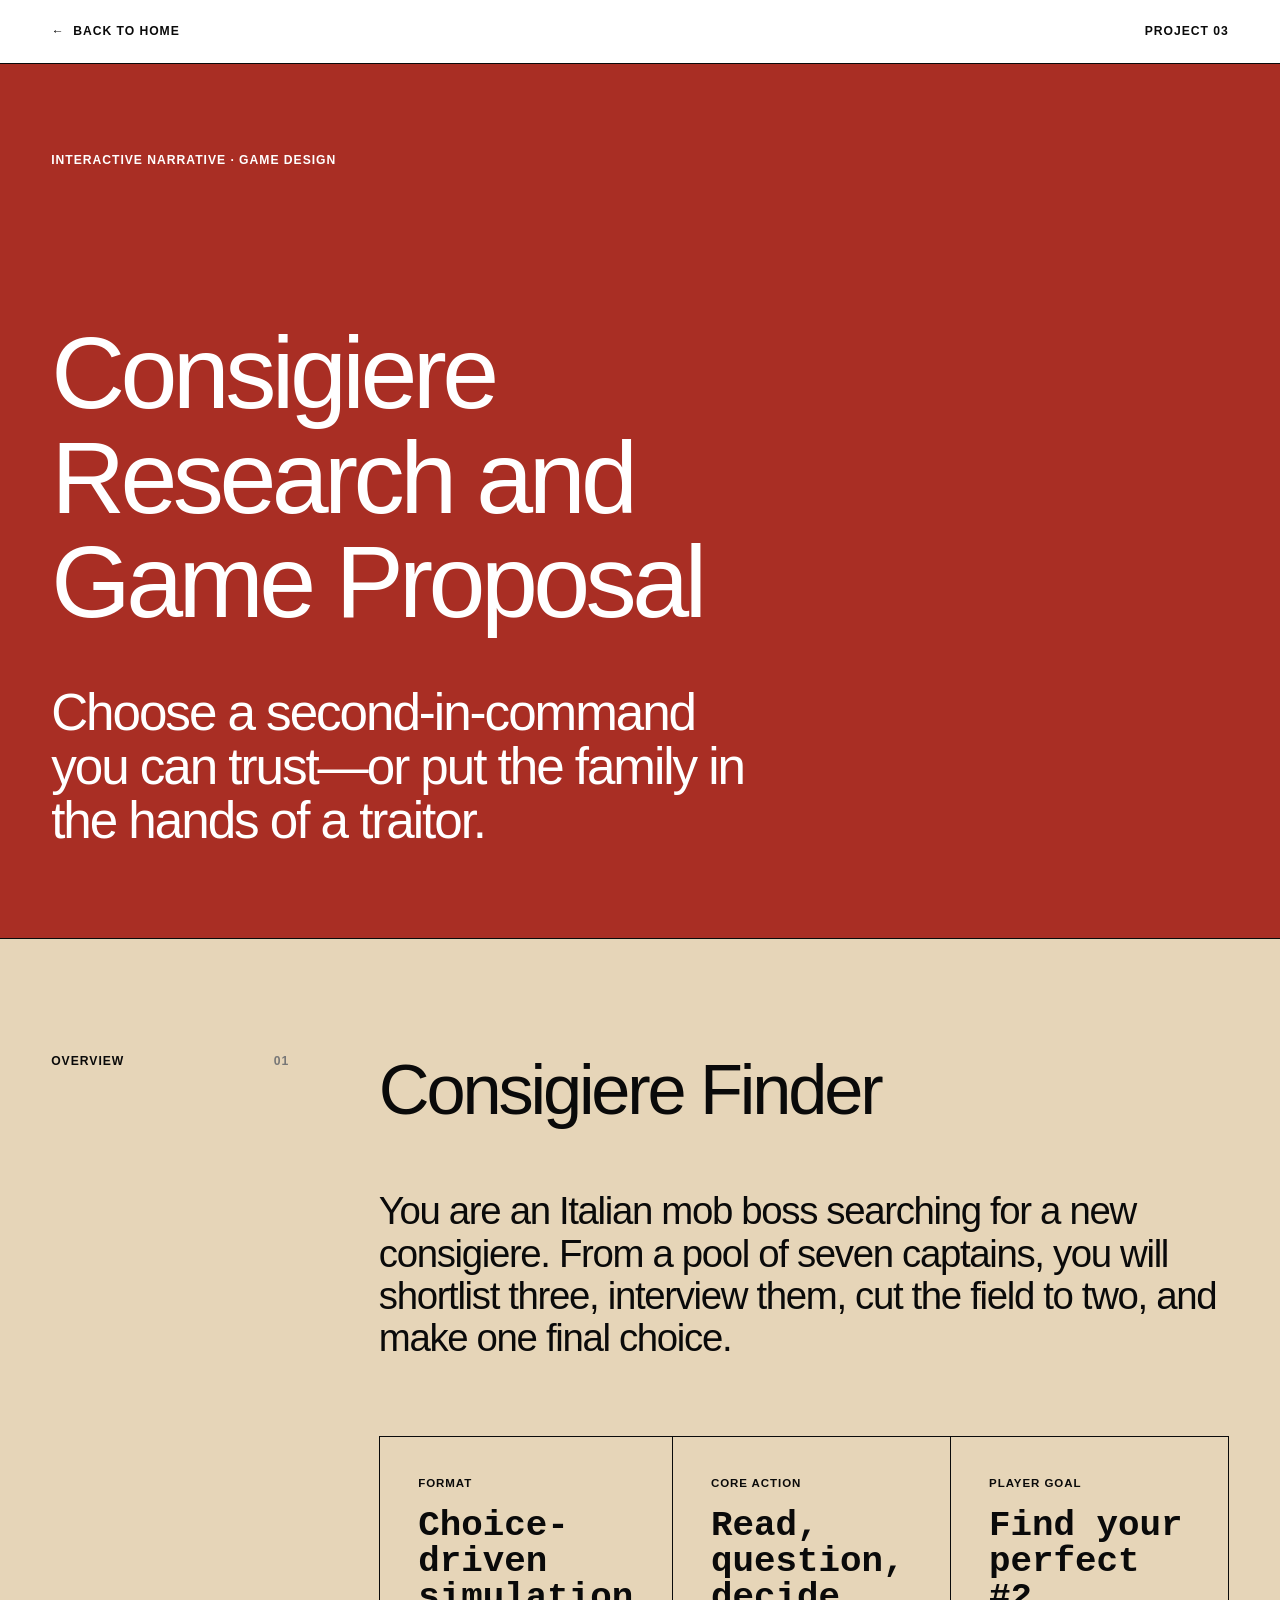
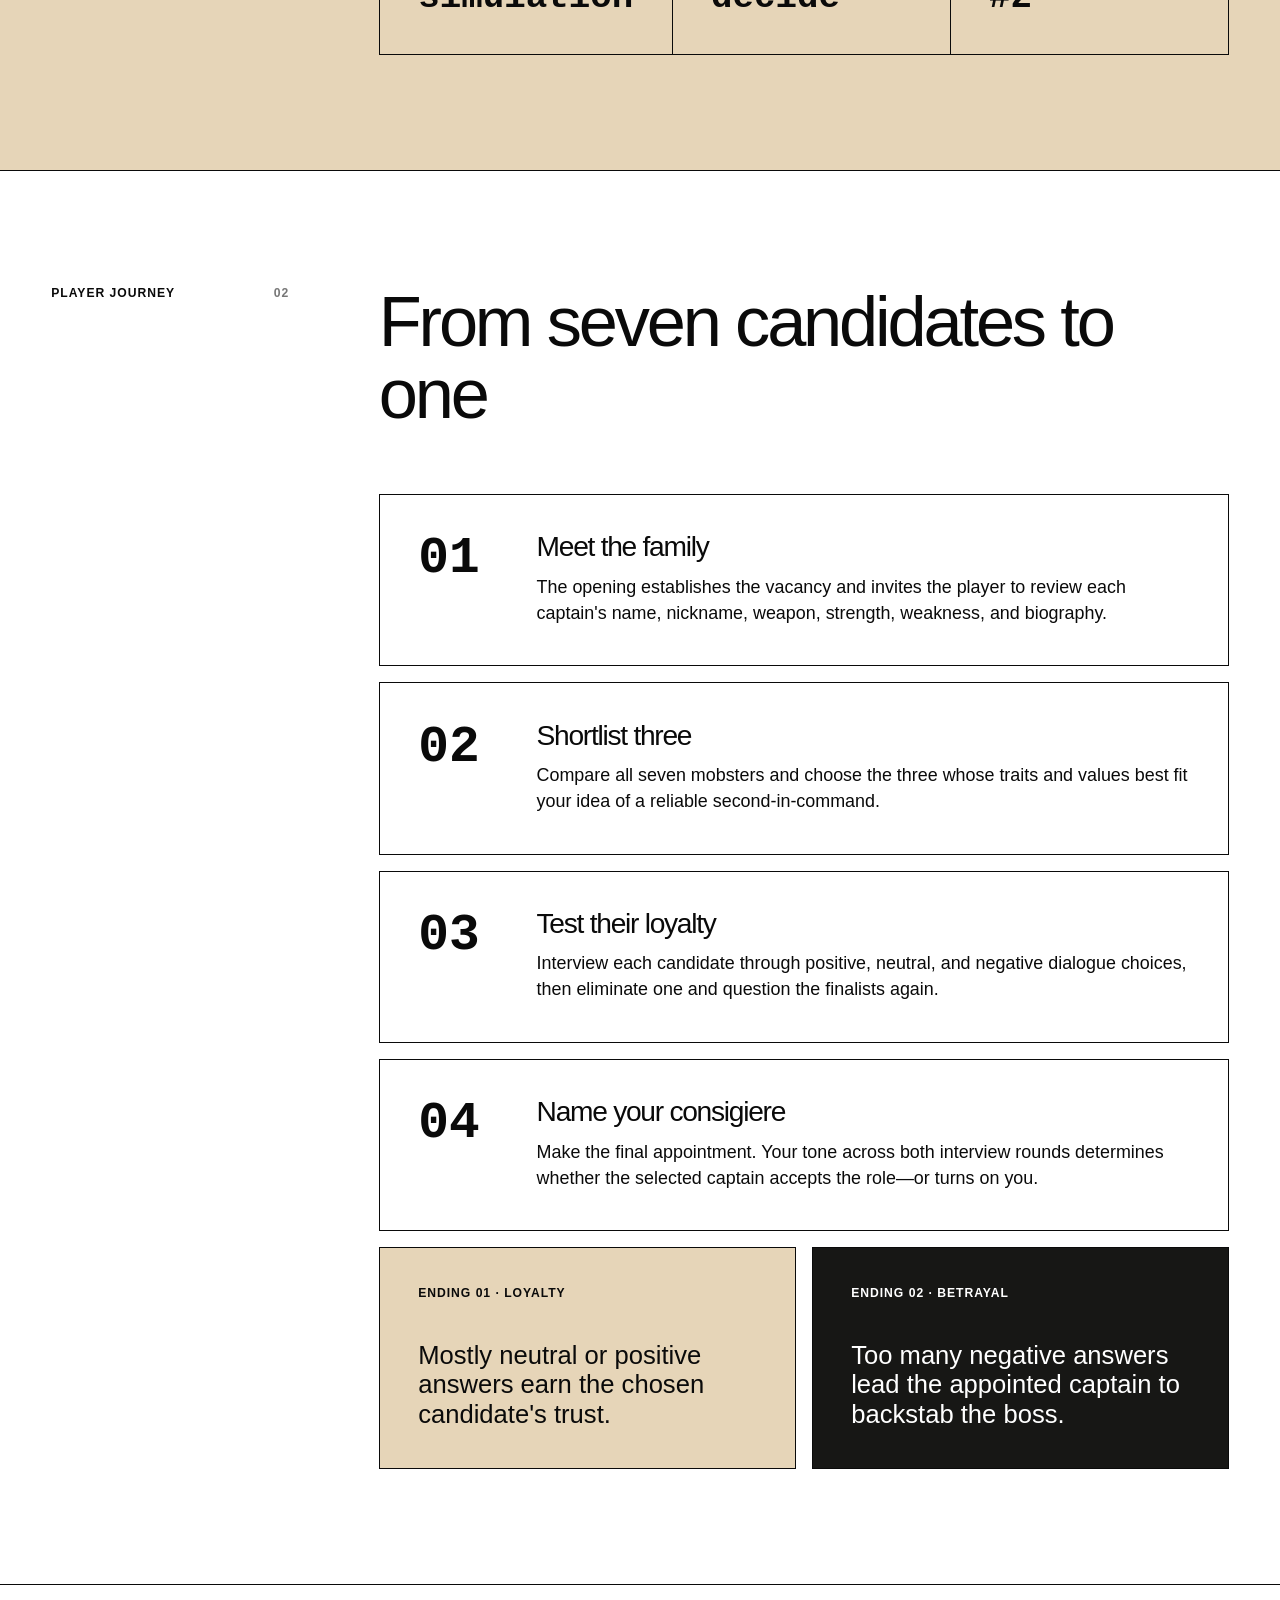
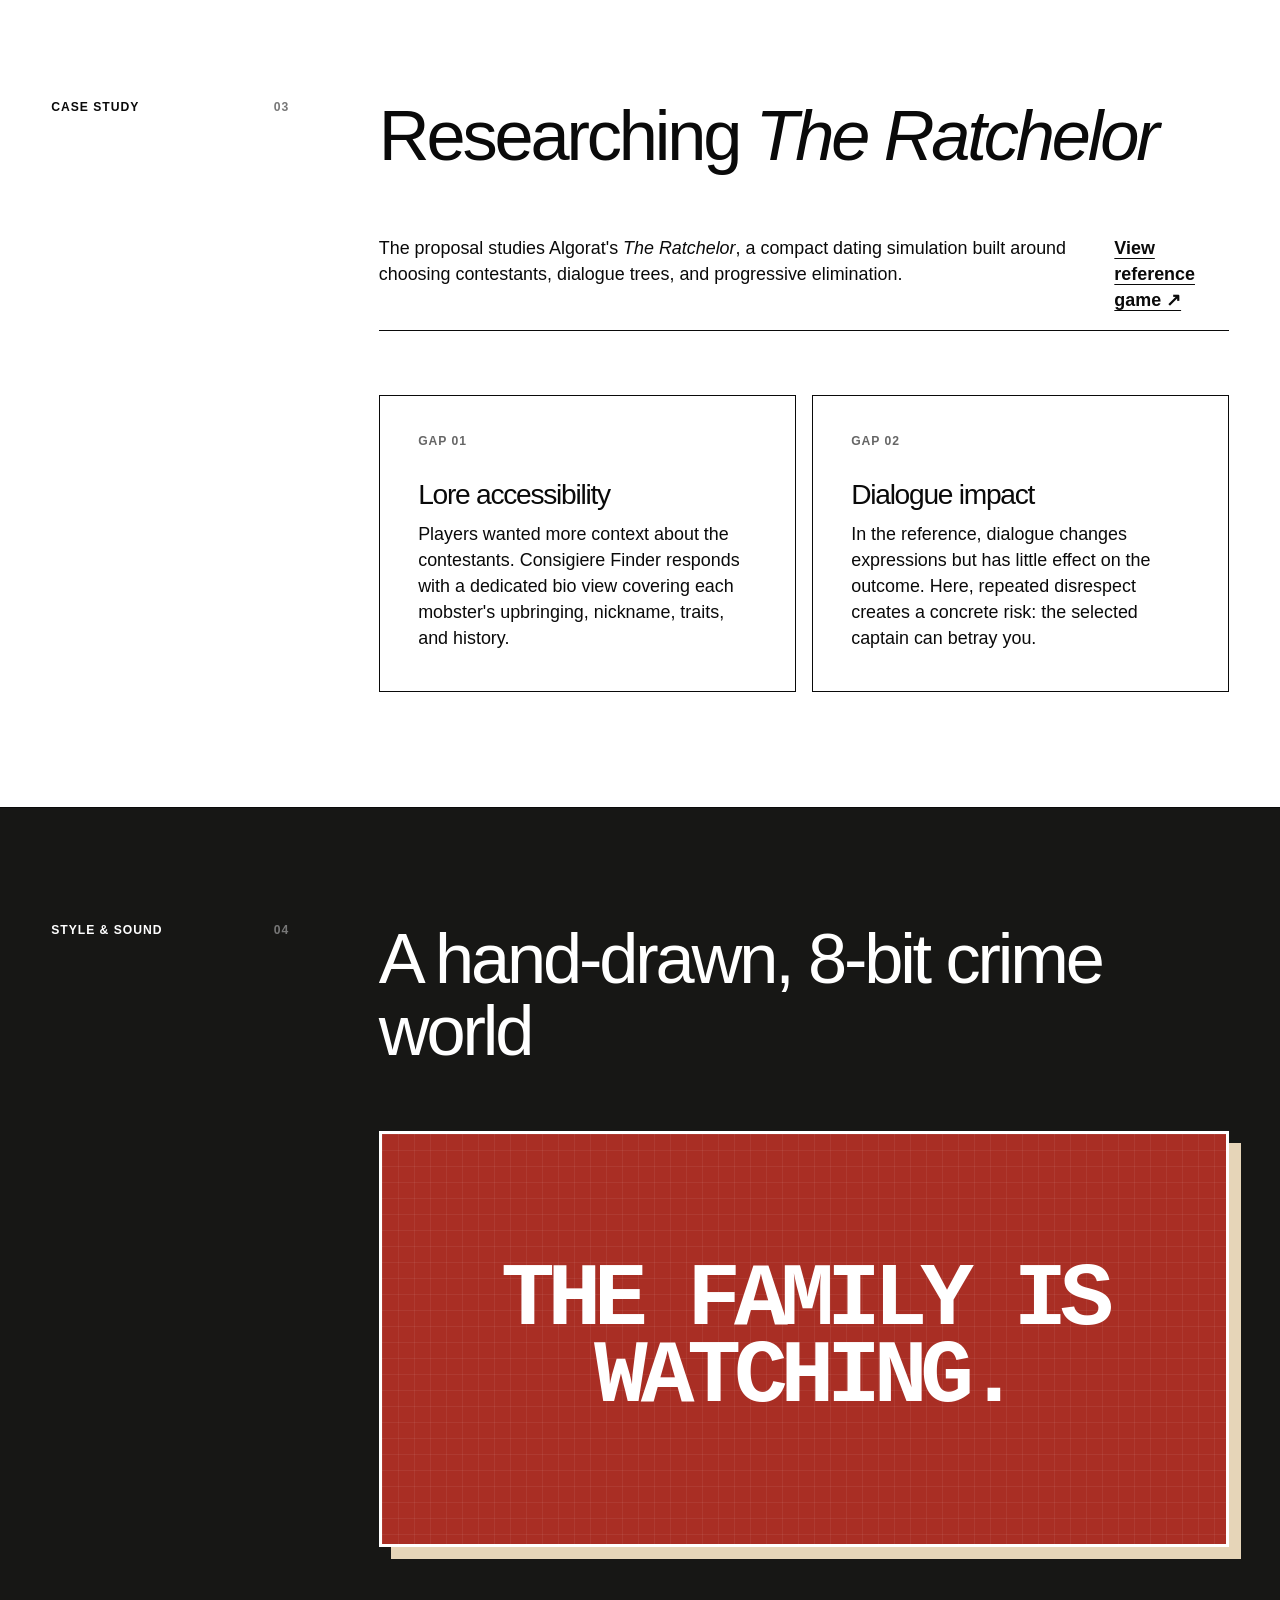
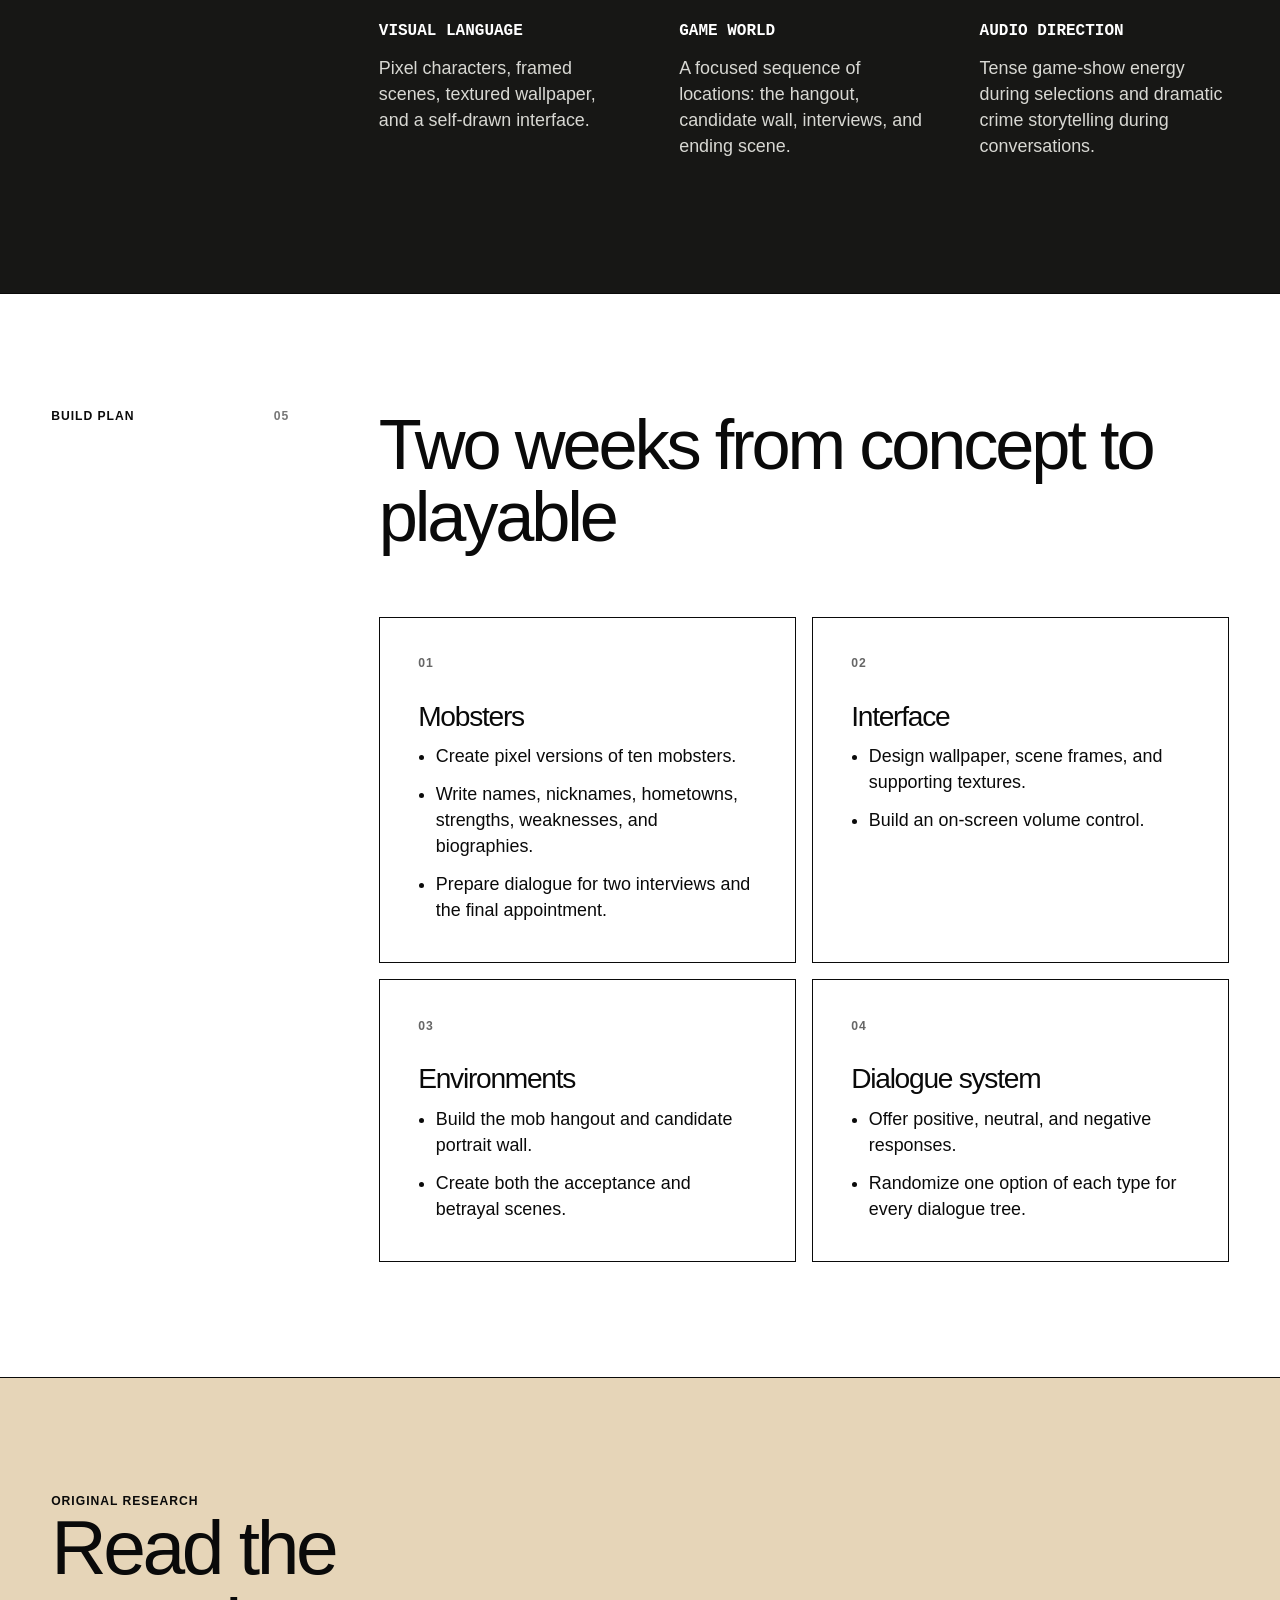
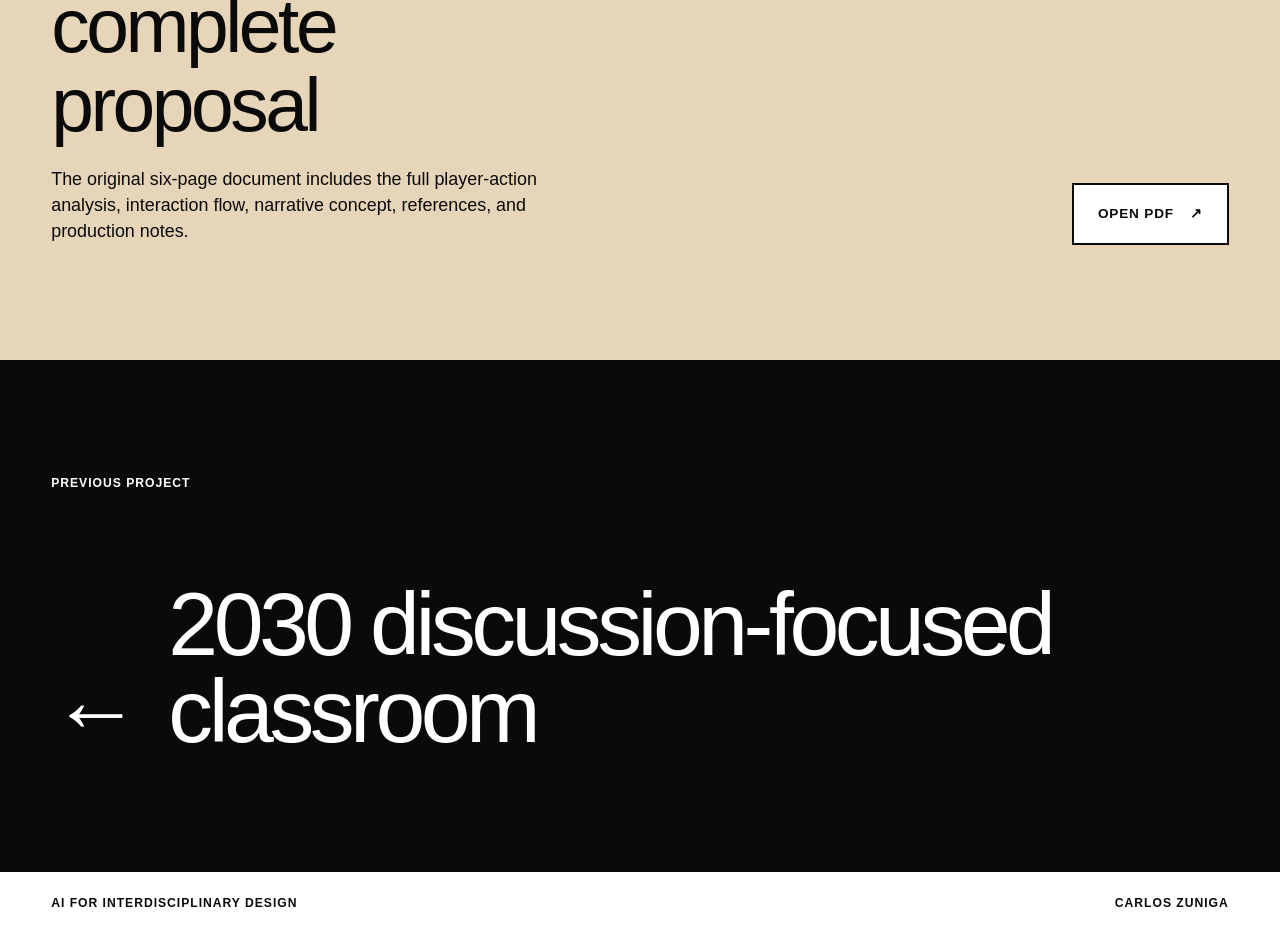
<file: consigiere.html>
<!doctype html>
<html lang="en">
  <head>
    <meta charset="UTF-8" />
    <meta name="viewport" content="width=device-width, initial-scale=1" />
    <meta
      name="description"
      content="Research, concept, player journey, and build plan for Carlos Zuniga's Consigiere Finder game proposal."
    />
    <title>Consigiere Research and Game Proposal | Carlos Zuniga</title>
    <link rel="icon" href="favicon.svg" type="image/svg+xml" />
    <link rel="stylesheet" href="styles.css" />
  </head>
  <body class="proposal-page">
    <header class="project-nav">
      <a href="index.html" class="home-link"><span aria-hidden="true">←</span> Back to home</a>
      <p>Project 03</p>
    </header>

    <main class="case-study">
      <header class="case-study-header">
        <p class="eyebrow">Interactive narrative · Game design</p>
        <h1>Consigiere Research and Game Proposal</h1>
        <p class="case-study-intro">
          Choose a second-in-command you can trust—or put the family in the hands of a traitor.
        </p>
      </header>

      <section class="case-section proposal-overview" aria-labelledby="proposal-overview-title">
        <div class="section-label">
          <p>Overview</p>
          <p>01</p>
        </div>
        <div class="content-column proposal-column">
          <h2 id="proposal-overview-title">Consigiere Finder</h2>
          <p class="proposal-lede">
            You are an Italian mob boss searching for a new consigiere. From a pool of seven captains,
            you will shortlist three, interview them, cut the field to two, and make one final choice.
          </p>
          <dl class="proposal-facts">
            <div>
              <dt>Format</dt>
              <dd>Choice-driven simulation</dd>
            </div>
            <div>
              <dt>Core action</dt>
              <dd>Read, question, decide</dd>
            </div>
            <div>
              <dt>Player goal</dt>
              <dd>Find your perfect #2</dd>
            </div>
          </dl>
        </div>
      </section>

      <section class="case-section" aria-labelledby="player-journey-title">
        <div class="section-label">
          <p>Player journey</p>
          <p>02</p>
        </div>
        <div class="content-column proposal-column">
          <h2 id="player-journey-title">From seven candidates to one</h2>
          <ol class="journey">
            <li>
              <div>
                <h3>Meet the family</h3>
                <p>
                  The opening establishes the vacancy and invites the player to review each captain's
                  name, nickname, weapon, strength, weakness, and biography.
                </p>
              </div>
            </li>
            <li>
              <div>
                <h3>Shortlist three</h3>
                <p>
                  Compare all seven mobsters and choose the three whose traits and values best fit your
                  idea of a reliable second-in-command.
                </p>
              </div>
            </li>
            <li>
              <div>
                <h3>Test their loyalty</h3>
                <p>
                  Interview each candidate through positive, neutral, and negative dialogue choices,
                  then eliminate one and question the finalists again.
                </p>
              </div>
            </li>
            <li>
              <div>
                <h3>Name your consigiere</h3>
                <p>
                  Make the final appointment. Your tone across both interview rounds determines whether
                  the selected captain accepts the role—or turns on you.
                </p>
              </div>
            </li>
          </ol>

          <div class="ending-grid" aria-label="Possible endings">
            <article class="ending-card">
              <p class="eyebrow">Ending 01 · Loyalty</p>
              <p>Mostly neutral or positive answers earn the chosen candidate's trust.</p>
            </article>
            <article class="ending-card bad-ending">
              <p class="eyebrow">Ending 02 · Betrayal</p>
              <p>Too many negative answers lead the appointed captain to backstab the boss.</p>
            </article>
          </div>
        </div>
      </section>

      <section class="case-section" aria-labelledby="research-title">
        <div class="section-label">
          <p>Case study</p>
          <p>03</p>
        </div>
        <div class="content-column proposal-column">
          <h2 id="research-title">Researching <em>The Ratchelor</em></h2>
          <div class="research-source">
            <p>
              The proposal studies Algorat's <em>The Ratchelor</em>, a compact dating simulation built
              around choosing contestants, dialogue trees, and progressive elimination.
            </p>
            <a href="https://algorat.itch.io/the-ratchelor" target="_blank" rel="noreferrer">View reference game ↗</a>
          </div>
          <div class="research-grid">
            <article class="research-card">
              <p class="eyebrow">Gap 01</p>
              <h3>Lore accessibility</h3>
              <p>
                Players wanted more context about the contestants. Consigiere Finder responds with a
                dedicated bio view covering each mobster's upbringing, nickname, traits, and history.
              </p>
            </article>
            <article class="research-card">
              <p class="eyebrow">Gap 02</p>
              <h3>Dialogue impact</h3>
              <p>
                In the reference, dialogue changes expressions but has little effect on the outcome.
                Here, repeated disrespect creates a concrete risk: the selected captain can betray you.
              </p>
            </article>
          </div>
        </div>
      </section>

      <section class="case-section style-direction" aria-labelledby="style-title">
        <div class="section-label">
          <p>Style & sound</p>
          <p>04</p>
        </div>
        <div class="content-column proposal-column">
          <h2 id="style-title">A hand-drawn, 8-bit crime world</h2>
          <div class="style-frame" aria-hidden="true">
            <p>The family is watching.</p>
          </div>
          <div class="style-notes">
            <div>
              <h3>Visual language</h3>
              <p>Pixel characters, framed scenes, textured wallpaper, and a self-drawn interface.</p>
            </div>
            <div>
              <h3>Game world</h3>
              <p>A focused sequence of locations: the hangout, candidate wall, interviews, and ending scene.</p>
            </div>
            <div>
              <h3>Audio direction</h3>
              <p>Tense game-show energy during selections and dramatic crime storytelling during conversations.</p>
            </div>
          </div>
        </div>
      </section>

      <section class="case-section" aria-labelledby="build-plan-title">
        <div class="section-label">
          <p>Build plan</p>
          <p>05</p>
        </div>
        <div class="content-column proposal-column">
          <h2 id="build-plan-title">Two weeks from concept to playable</h2>
          <div class="build-grid">
            <article class="build-card">
              <p class="eyebrow">01</p>
              <h3>Mobsters</h3>
              <ul>
                <li>Create pixel versions of ten mobsters.</li>
                <li>Write names, nicknames, hometowns, strengths, weaknesses, and biographies.</li>
                <li>Prepare dialogue for two interviews and the final appointment.</li>
              </ul>
            </article>
            <article class="build-card">
              <p class="eyebrow">02</p>
              <h3>Interface</h3>
              <ul>
                <li>Design wallpaper, scene frames, and supporting textures.</li>
                <li>Build an on-screen volume control.</li>
              </ul>
            </article>
            <article class="build-card">
              <p class="eyebrow">03</p>
              <h3>Environments</h3>
              <ul>
                <li>Build the mob hangout and candidate portrait wall.</li>
                <li>Create both the acceptance and betrayal scenes.</li>
              </ul>
            </article>
            <article class="build-card">
              <p class="eyebrow">04</p>
              <h3>Dialogue system</h3>
              <ul>
                <li>Offer positive, neutral, and negative responses.</li>
                <li>Randomize one option of each type for every dialogue tree.</li>
              </ul>
            </article>
          </div>
        </div>
      </section>

      <section class="proposal-document" aria-labelledby="document-title">
        <div>
          <p class="eyebrow">Original research</p>
          <h2 id="document-title">Read the complete proposal</h2>
          <p>
            The original six-page document includes the full player-action analysis, interaction flow,
            narrative concept, references, and production notes.
          </p>
        </div>
        <a class="document-link" href="assets/documents/consigiere-research-and-game-proposal.pdf" target="_blank">
          Open PDF <span aria-hidden="true">↗</span>
        </a>
      </section>

      <nav class="next-project" aria-label="Previous project">
        <p>Previous project</p>
        <a href="classroom.html"><span aria-hidden="true">←</span> 2030 discussion-focused classroom</a>
      </nav>
    </main>

    <footer class="site-footer">
      <p>AI for Interdisciplinary Design</p>
      <p>Carlos Zuniga</p>
    </footer>
  </body>
</html>
</file>
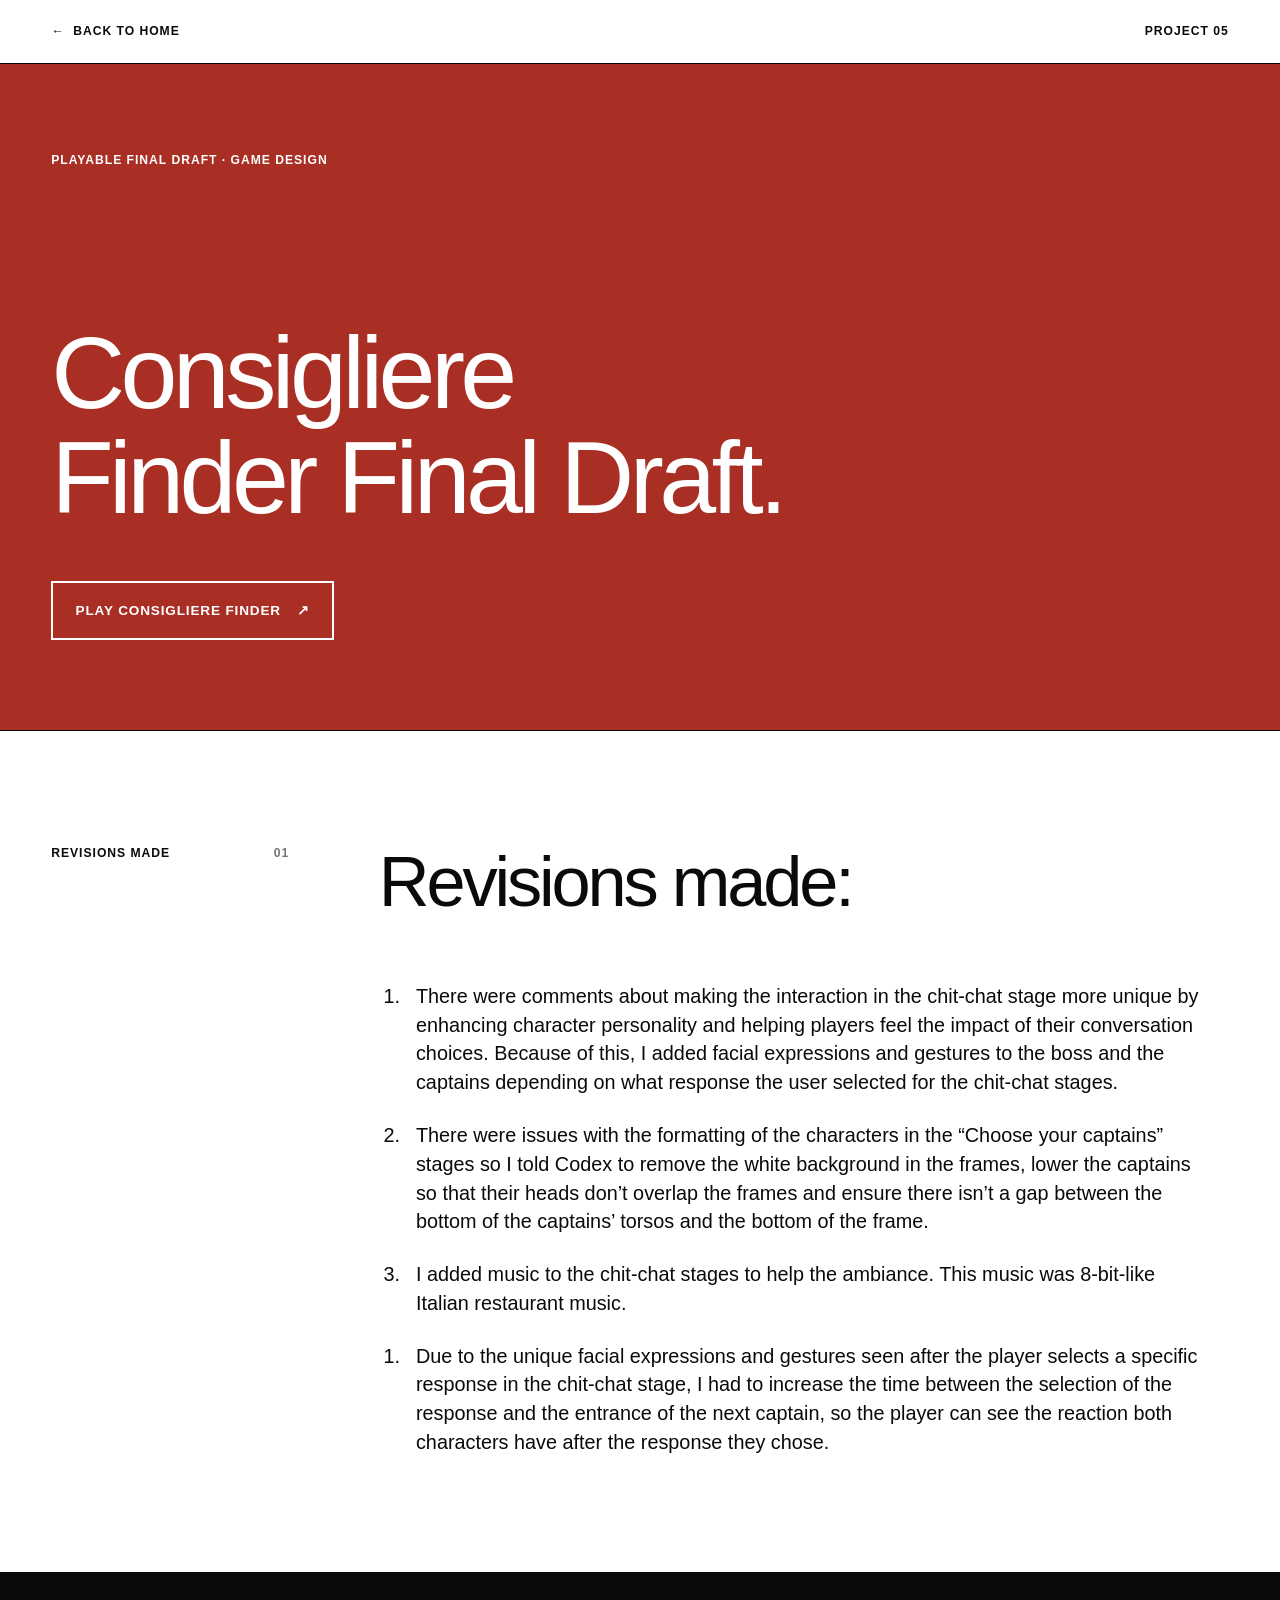
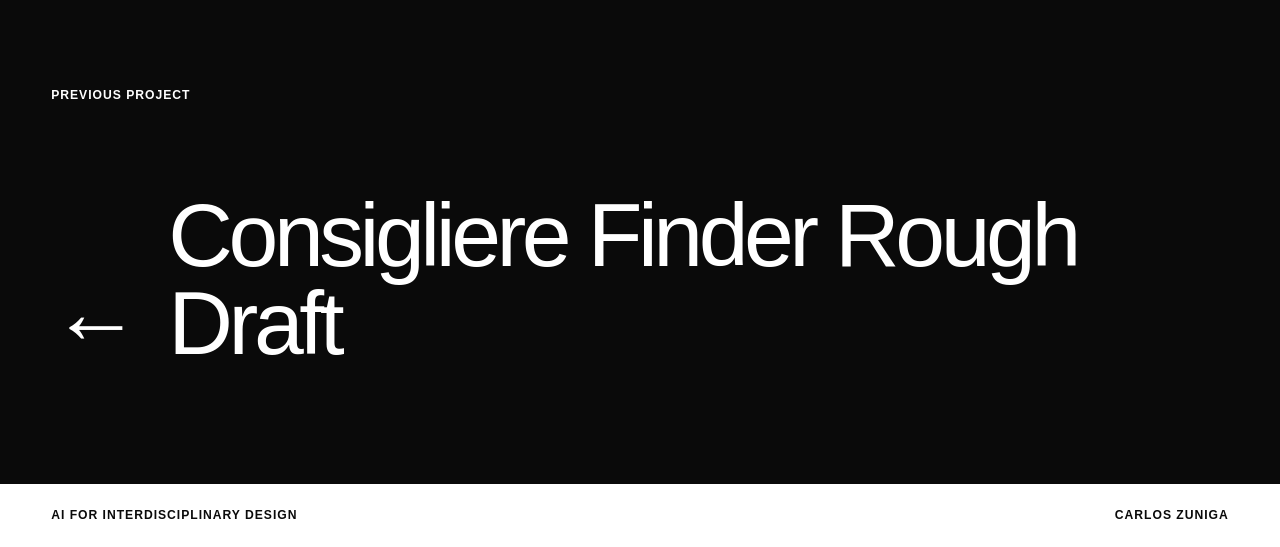
<file: consigliere-final-draft.html>
<!doctype html>
<html lang="en">
  <head>
    <meta charset="UTF-8" />
    <meta name="viewport" content="width=device-width, initial-scale=1" />
    <meta
      name="description"
      content="The playable final draft of Carlos Zuniga's Consigliere Finder game."
    />
    <title>Consigliere Finder Final Draft | Carlos Zuniga</title>
    <link rel="icon" href="favicon.svg" type="image/svg+xml" />
    <link rel="stylesheet" href="styles.css" />
  </head>
  <body class="proposal-page rough-draft-page">
    <header class="project-nav">
      <a href="index.html" class="home-link"><span aria-hidden="true">←</span> Back to home</a>
      <p>Project 05</p>
    </header>

    <main class="case-study">
      <header class="case-study-header">
        <p class="eyebrow">Playable final draft · Game design</p>
        <h1>Consigliere Finder Final Draft.</h1>
        <a
          class="play-game-link"
          href="https://carloszuniga4.github.io/ai-design-portfolio/games/consigliere-finder/index.html?v=ac8dcdf"
          target="_blank"
          rel="noopener"
        >Play Consigliere Finder <span aria-hidden="true">↗</span></a>
      </header>

      <section class="case-section" aria-labelledby="revisions-title">
        <div class="section-label">
          <p>Revisions made</p>
          <p>01</p>
        </div>
        <div class="content-column rough-draft-copy">
          <h2 id="revisions-title">Revisions made:</h2>
          <ol class="revision-list">
            <li>
              There were comments about making the interaction in the chit-chat stage more unique by
              enhancing character personality and helping players feel the impact of their conversation
              choices. Because of this, I added facial expressions and gestures to the boss and the captains
              depending on what response the user selected for the chit-chat stages.
            </li>
            <li>
              There were issues with the formatting of the characters in the “Choose your captains” stages
              so I told Codex to remove the white background in the frames, lower the captains so that their
              heads don’t overlap the frames and ensure there isn’t a gap between the bottom of the captains’
              torsos and the bottom of the frame.
            </li>
            <li>
              I added music to the chit-chat stages to help the ambiance. This music was 8-bit-like Italian
              restaurant music.
            </li>
            <li value="1">
              Due to the unique facial expressions and gestures seen after the player selects a specific
              response in the chit-chat stage, I had to increase the time between the selection of the response
              and the entrance of the next captain, so the player can see the reaction both characters have
              after the response they chose.
            </li>
          </ol>
        </div>
      </section>

      <nav class="next-project" aria-label="Previous project">
        <p>Previous project</p>
        <a href="consigliere-rough-draft.html"><span aria-hidden="true">←</span> Consigliere Finder Rough Draft</a>
      </nav>
    </main>

    <footer class="site-footer">
      <p>AI for Interdisciplinary Design</p>
      <p>Carlos Zuniga</p>
    </footer>
  </body>
</html>
</file>
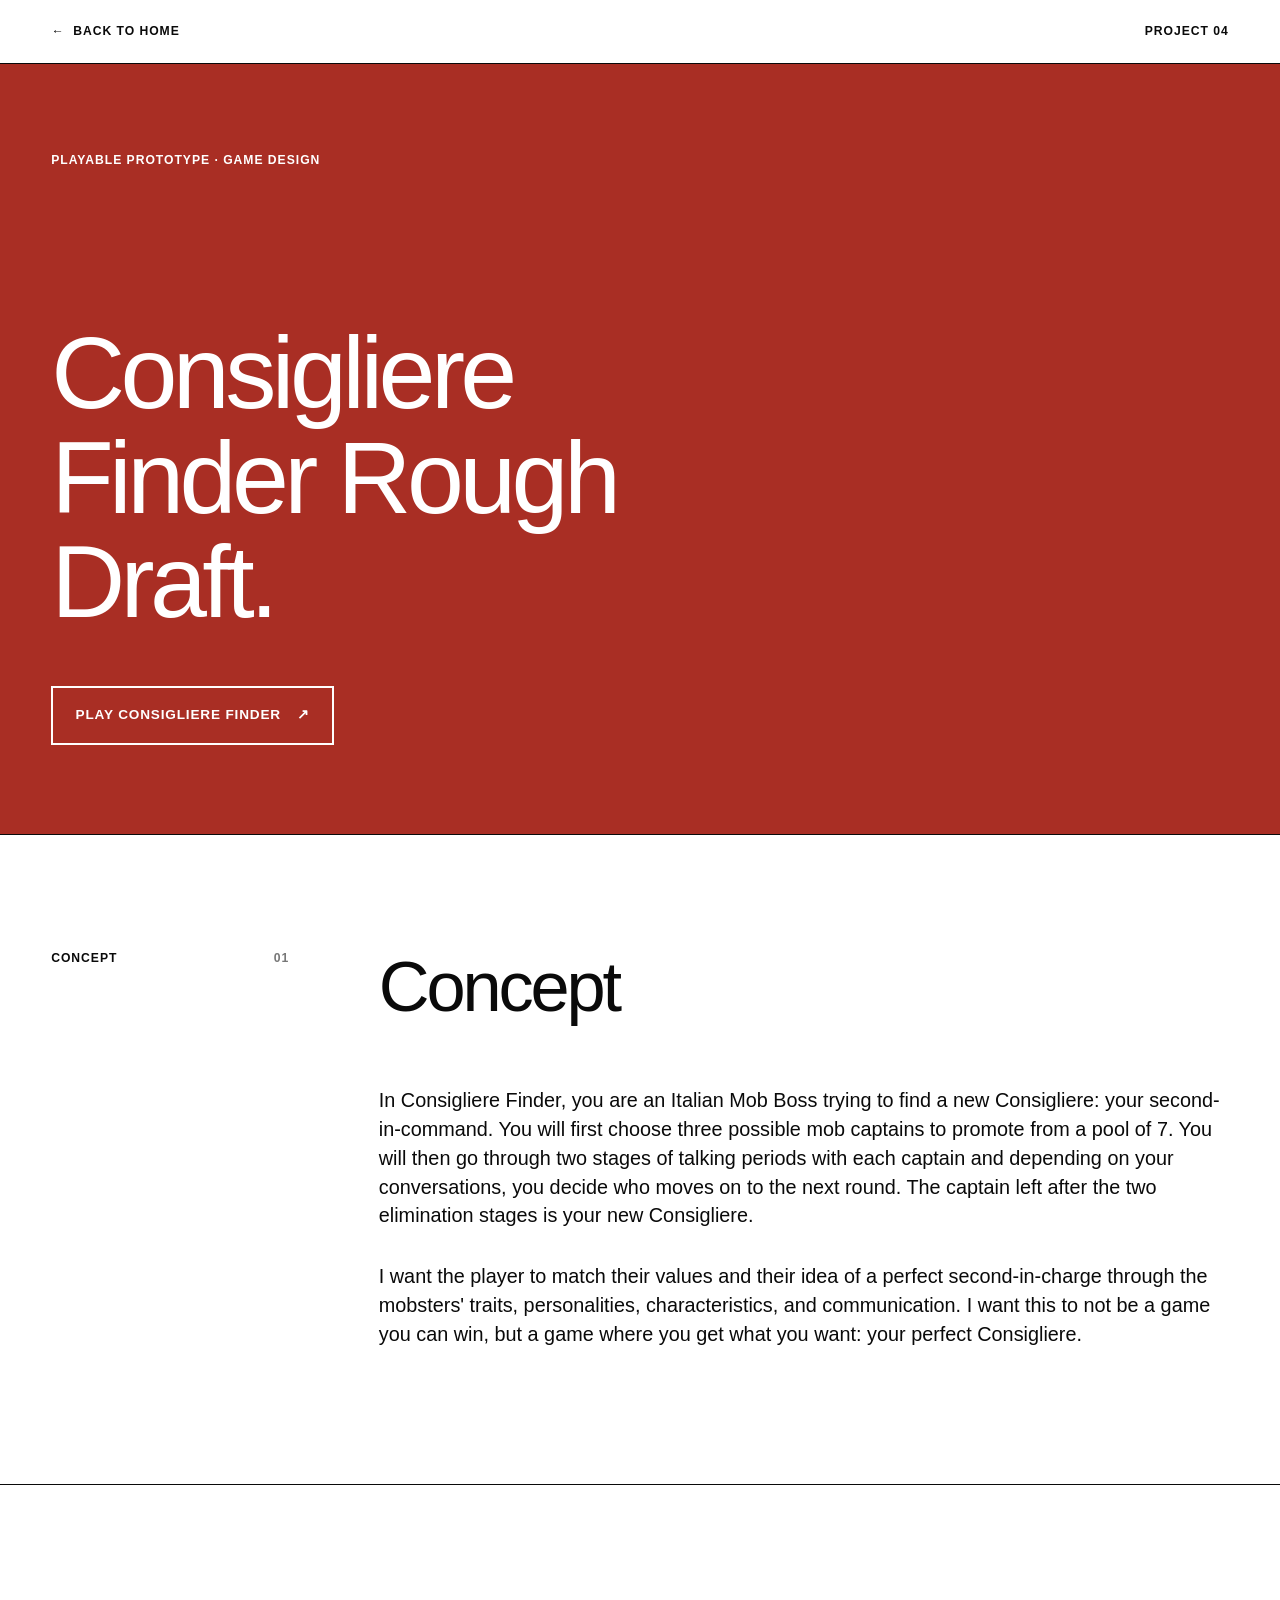
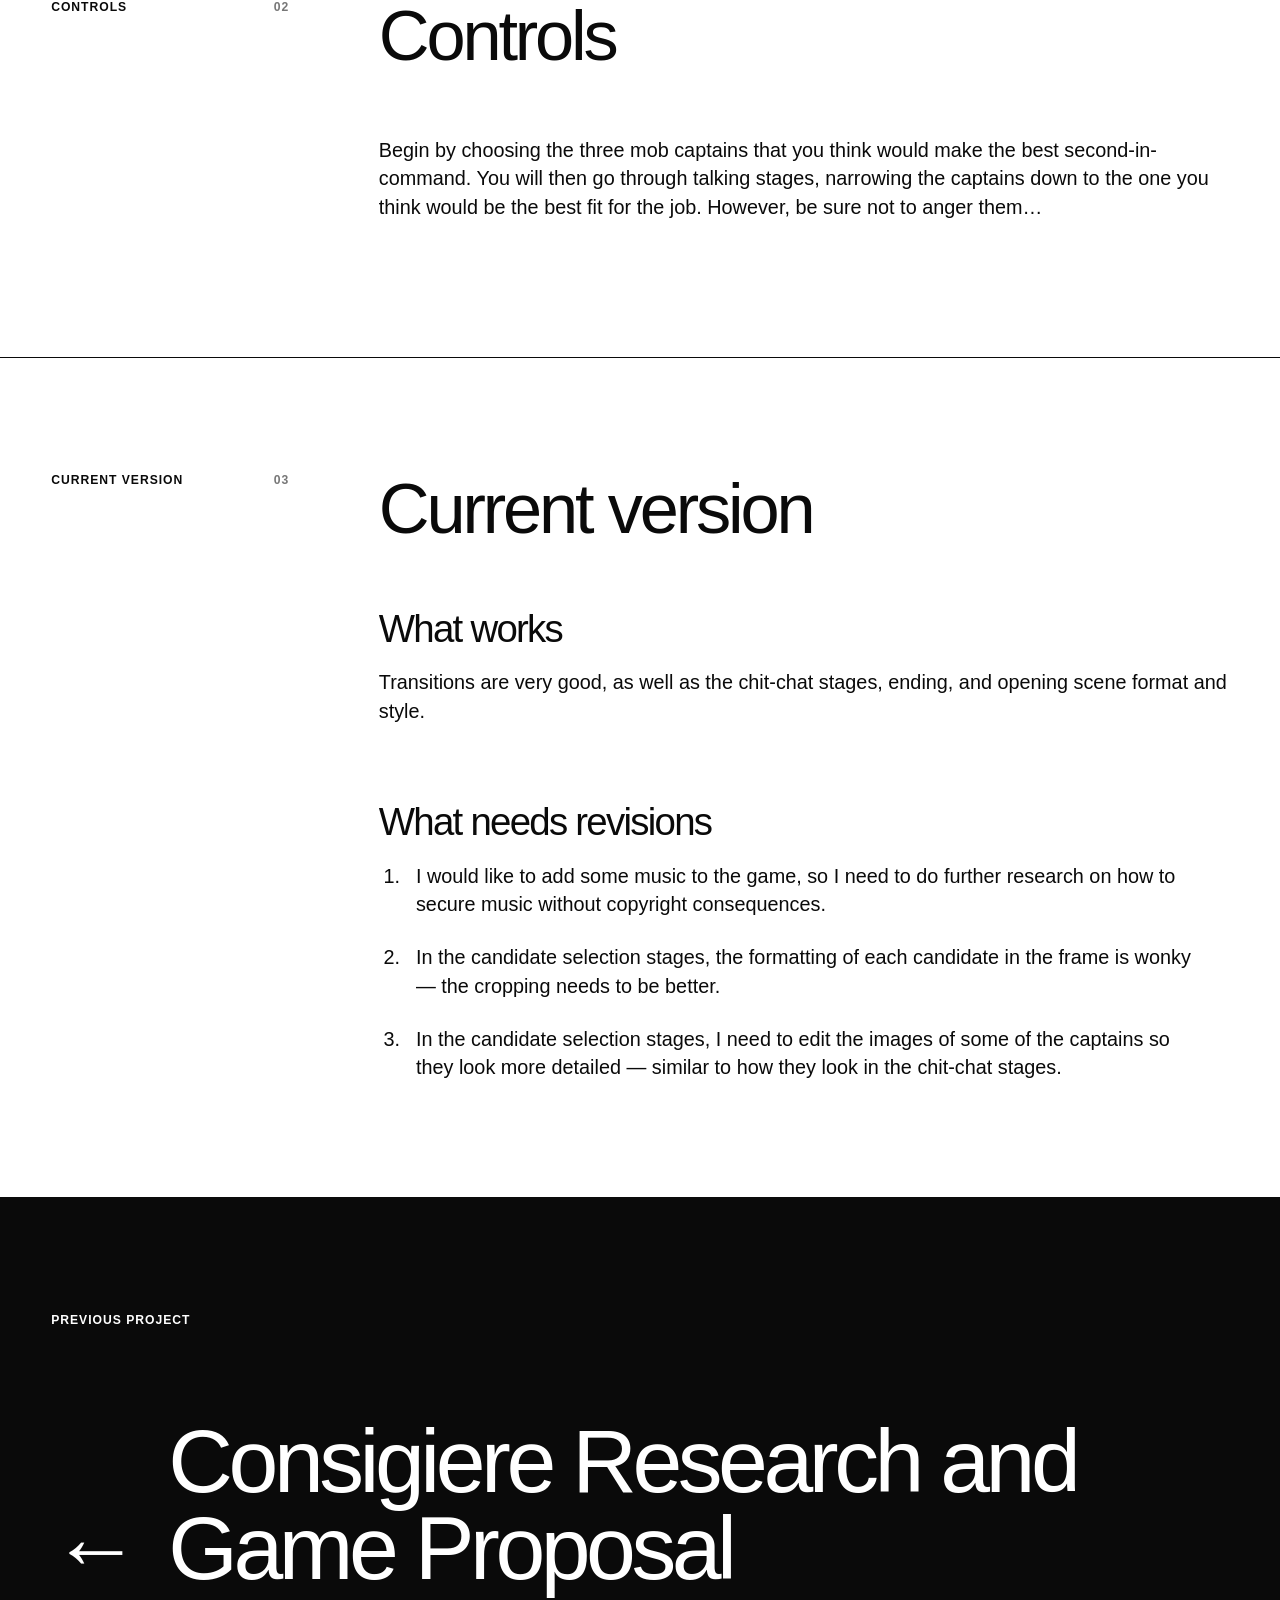
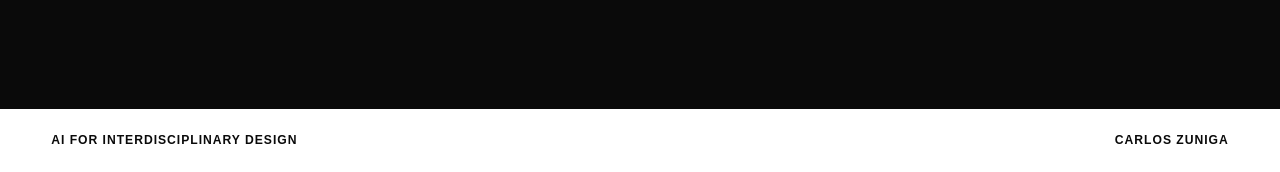
<file: consigliere-rough-draft.html>
<!doctype html>
<html lang="en">
  <head>
    <meta charset="UTF-8" />
    <meta name="viewport" content="width=device-width, initial-scale=1" />
    <meta
      name="description"
      content="A playable rough draft of Carlos Zuniga's Consigliere Finder game."
    />
    <title>Consigliere Finder Rough Draft | Carlos Zuniga</title>
    <link rel="icon" href="favicon.svg" type="image/svg+xml" />
    <link rel="stylesheet" href="styles.css" />
  </head>
  <body class="proposal-page rough-draft-page">
    <header class="project-nav">
      <a href="index.html" class="home-link"><span aria-hidden="true">←</span> Back to home</a>
      <p>Project 04</p>
    </header>

    <main class="case-study">
      <header class="case-study-header">
        <p class="eyebrow">Playable prototype · Game design</p>
        <h1>Consigliere Finder Rough Draft.</h1>
        <a
          class="play-game-link"
          href="games/consigliere-finder-original/index.html"
          target="_blank"
          rel="noopener"
        >Play Consigliere Finder <span aria-hidden="true">↗</span></a>
      </header>

      <section class="case-section" aria-labelledby="concept-title">
        <div class="section-label">
          <p>Concept</p>
          <p>01</p>
        </div>
        <div class="content-column rough-draft-copy">
          <h2 id="concept-title">Concept</h2>
          <p>
            In Consigliere Finder, you are an Italian Mob Boss trying to find a new Consigliere: your
            second-in-command. You will first choose three possible mob captains to promote from a pool
            of 7. You will then go through two stages of talking periods with each captain and depending
            on your conversations, you decide who moves on to the next round. The captain left after the
            two elimination stages is your new Consigliere.
          </p>
          <p>
            I want the player to match their values and their idea of a perfect second-in-charge through
            the mobsters' traits, personalities, characteristics, and communication. I want this to not
            be a game you can win, but a game where you get what you want: your perfect Consigliere.
          </p>
        </div>
      </section>

      <section class="case-section" aria-labelledby="controls-title">
        <div class="section-label">
          <p>Controls</p>
          <p>02</p>
        </div>
        <div class="content-column rough-draft-copy">
          <h2 id="controls-title">Controls</h2>
          <p>
            Begin by choosing the three mob captains that you think would make the best second-in-command.
            You will then go through talking stages, narrowing the captains down to the one you think would
            be the best fit for the job. However, be sure not to anger them…
          </p>
        </div>
      </section>

      <section class="case-section" aria-labelledby="current-version-title">
        <div class="section-label">
          <p>Current version</p>
          <p>03</p>
        </div>
        <div class="content-column rough-draft-copy">
          <h2 id="current-version-title">Current version</h2>
          <h3>What works</h3>
          <p>
            Transitions are very good, as well as the chit-chat stages, ending, and opening scene format
            and style.
          </p>

          <h3>What needs revisions</h3>
          <ol class="revision-list">
            <li>
              I would like to add some music to the game, so I need to do further research on how to secure
              music without copyright consequences.
            </li>
            <li>
              In the candidate selection stages, the formatting of each candidate in the frame is wonky —
              the cropping needs to be better.
            </li>
            <li>
              In the candidate selection stages, I need to edit the images of some of the captains so they
              look more detailed — similar to how they look in the chit-chat stages.
            </li>
          </ol>
        </div>
      </section>

      <nav class="next-project" aria-label="Previous project">
        <p>Previous project</p>
        <a href="consigiere.html"><span aria-hidden="true">←</span> Consigiere Research and Game Proposal</a>
      </nav>
    </main>

    <footer class="site-footer">
      <p>AI for Interdisciplinary Design</p>
      <p>Carlos Zuniga</p>
    </footer>
  </body>
</html>
</file>
<file: styles.css>
:root {
  --black: #0a0a0a;
  --white: #ffffff;
  --off-white: #f7f6f2;
  --orange: #ec4c13;
  --page-padding: clamp(1.25rem, 4vw, 4rem);
  --section-space: clamp(4.5rem, 9vw, 9rem);
  --body-size: clamp(1rem, 1.4vw, 1.25rem);
  color-scheme: light;
}

* {
  box-sizing: border-box;
}

html {
  scroll-behavior: smooth;
}

body {
  margin: 0;
  background: var(--white);
  color: var(--black);
  font-family: Arial, "Helvetica Neue", Helvetica, sans-serif;
  font-size: var(--body-size);
  line-height: 1.45;
  -webkit-font-smoothing: antialiased;
  text-rendering: optimizeLegibility;
}

img,
canvas {
  display: block;
  max-width: 100%;
}

a {
  color: inherit;
  text-decoration: none;
}

p,
h1,
h2,
h3,
figure,
blockquote {
  margin-top: 0;
}

h1,
h2,
h3 {
  line-height: 1.02;
  letter-spacing: -0.045em;
}

.eyebrow,
.project-index,
.section-number,
.section-label,
.project-nav,
.site-footer,
.next-project > p {
  font-size: 0.76rem;
  font-weight: 700;
  letter-spacing: 0.08em;
  line-height: 1.2;
  text-transform: uppercase;
}

.home-hero {
  display: grid;
  grid-template-rows: 1fr 2fr;
  min-height: 48rem;
  height: 100svh;
  border-bottom: 1px solid var(--black);
}

.home-intro {
  display: grid;
  grid-template-columns: minmax(0, 1.5fr) minmax(13rem, 0.75fr) minmax(15rem, 0.75fr);
  grid-template-rows: auto 1fr;
  gap: 1.25rem clamp(1.5rem, 4vw, 5rem);
  padding: clamp(1.25rem, 2.5vw, 2.5rem) var(--page-padding);
  border-bottom: 1px solid var(--black);
}

.home-intro .eyebrow {
  grid-column: 1 / -1;
  margin-bottom: 0;
}

.home-intro h1 {
  align-self: end;
  max-width: 16ch;
  margin-bottom: 0;
  font-size: clamp(2rem, 3.2vw, 4rem);
  font-weight: 500;
}

.home-intro h2 {
  align-self: end;
  max-width: 12ch;
  margin-bottom: 0;
  font-size: clamp(1.35rem, 2vw, 2.4rem);
  font-weight: 500;
}

.home-description {
  align-self: end;
  max-width: 30rem;
  margin-bottom: 0;
  font-size: clamp(1rem, 1.35vw, 1.25rem);
}

.canvas-wrap {
  position: relative;
  min-height: 0;
  overflow: hidden;
  background: var(--white);
}

#face-canvas {
  width: 100%;
  height: 100%;
  cursor: crosshair;
  touch-action: manipulation;
}

.canvas-hint {
  position: absolute;
  z-index: 1;
  top: var(--page-padding);
  left: var(--page-padding);
  margin: 0;
  padding: 0.4rem 0.55rem;
  background: rgb(255 255 255 / 88%);
  font-size: 0.72rem;
  font-weight: 700;
  letter-spacing: 0.04em;
  pointer-events: none;
  text-transform: uppercase;
}

.projects {
  padding: 0;
}

.section-heading-row {
  display: flex;
  align-items: flex-start;
  justify-content: flex-start;
  padding: clamp(2.5rem, 5vw, 5rem) var(--page-padding) clamp(4rem, 7vw, 7rem);
}

.section-heading-row h2 {
  margin: 0;
  font-size: clamp(3.2rem, 9vw, 10rem);
  font-weight: 500;
}

.section-number {
  margin-top: 0.5rem;
}

.project-preview {
  border-top: 1px solid var(--black);
}

.project-preview:last-child {
  border-bottom: 1px solid var(--black);
}

.project-link {
  display: grid;
  grid-template-columns: minmax(16rem, 0.8fr) minmax(0, 1.2fr);
  gap: clamp(2rem, 6vw, 7rem);
  padding: clamp(3rem, 6vw, 7rem) var(--page-padding);
}

.project-heading {
  display: flex;
  flex-direction: column;
}

.project-heading h3 {
  max-width: 13ch;
  margin-bottom: 3rem;
  font-size: clamp(2.2rem, 4.5vw, 5.4rem);
  font-weight: 500;
}

.project-index {
  margin-bottom: clamp(3rem, 9vw, 8rem);
}

.view-project {
  display: flex;
  justify-content: space-between;
  width: 100%;
  margin-top: auto;
  padding-bottom: 0.55rem;
  border-bottom: 1px solid var(--black);
  font-size: 0.92rem;
  font-weight: 700;
  text-transform: uppercase;
}

.view-project span {
  transition: transform 180ms ease;
}

.project-link:hover .view-project span,
.project-link:focus-visible .view-project span {
  transform: translate(0.25rem, -0.25rem);
}

.preview-media {
  min-height: 25rem;
  overflow: hidden;
  background: var(--off-white);
}

.preview-media img {
  width: 100%;
  height: 100%;
  transition: transform 500ms cubic-bezier(0.2, 0.7, 0.2, 1);
}

.project-link:hover .preview-media img {
  transform: scale(1.018);
}

.square-preview img {
  object-fit: contain;
}

.landscape-preview img {
  object-fit: cover;
}

.proposal-preview {
  display: grid;
  min-height: 34rem;
  place-items: center;
  padding: clamp(1.5rem, 4vw, 4rem);
  background: #a92e24;
}

.proposal-preview-card {
  display: flex;
  width: min(100%, 42rem);
  min-height: 25rem;
  flex-direction: column;
  justify-content: space-between;
  padding: clamp(1.5rem, 4vw, 3.5rem);
  border: 3px solid var(--black);
  background: #e6d5b8;
  box-shadow: 12px 12px 0 var(--black);
}

.proposal-preview-card > p:first-child {
  max-width: 7ch;
  margin: 0;
  font-family: "Courier New", Courier, monospace;
  font-size: clamp(2.4rem, 5vw, 5.2rem);
  font-weight: 700;
  line-height: 0.9;
  letter-spacing: -0.08em;
  text-transform: uppercase;
}

.proposal-preview-caption {
  margin: 0;
  font-family: "Courier New", Courier, monospace;
  font-size: 0.8rem;
  font-weight: 700;
  text-transform: uppercase;
}

.pixel-portraits {
  display: grid;
  grid-template-columns: repeat(5, 1fr);
  gap: clamp(0.5rem, 2vw, 1.5rem);
  align-items: end;
}

.pixel-portraits span {
  position: relative;
  height: clamp(4.5rem, 10vw, 8rem);
  border: 3px solid var(--black);
  background: #302f2c;
  box-shadow: inset 0 -1.5rem 0 #5e6b57;
}

.pixel-portraits span::before {
  position: absolute;
  top: -1.25rem;
  left: 50%;
  width: 60%;
  aspect-ratio: 1;
  border: 3px solid var(--black);
  background: #c9946c;
  box-shadow: inset 0 0.8rem 0 var(--black);
  content: "";
  transform: translateX(-50%);
}

.pixel-portraits span:nth-child(2),
.pixel-portraits span:nth-child(4) {
  height: clamp(4rem, 9vw, 7.2rem);
  background: #212a37;
  box-shadow: inset 0 -1.5rem 0 #89372e;
}

.pixel-portraits span:nth-child(3)::before,
.pixel-portraits span:nth-child(5)::before {
  background: #ad7958;
}

.project-nav {
  display: flex;
  justify-content: space-between;
  padding: 1.5rem var(--page-padding);
  border-bottom: 1px solid var(--black);
}

.project-nav p {
  margin: 0;
}

.home-link {
  display: inline-flex;
  gap: 0.55rem;
  align-items: center;
}

.home-link span {
  transition: transform 180ms ease;
}

.home-link:hover span,
.home-link:focus-visible span {
  transform: translateX(-0.25rem);
}

.case-study-header {
  min-height: 58vh;
  padding: clamp(3rem, 7vw, 7rem) var(--page-padding);
  border-bottom: 1px solid var(--black);
}

.case-study-header .eyebrow {
  margin-bottom: clamp(5rem, 12vw, 11rem);
}

.case-study-header h1 {
  max-width: 16ch;
  margin-bottom: clamp(2rem, 4vw, 4rem);
  font-size: clamp(3.2rem, 8vw, 9.4rem);
  font-weight: 500;
}

.case-study-intro {
  max-width: 28ch;
  margin-bottom: 0;
  font-size: clamp(1.6rem, 4vw, 4.7rem);
  line-height: 1.06;
  letter-spacing: -0.04em;
}

.case-section {
  display: grid;
  grid-template-columns: minmax(9rem, 0.28fr) minmax(0, 1fr);
  gap: clamp(2rem, 7vw, 9rem);
  padding: var(--section-space) var(--page-padding);
  border-bottom: 1px solid var(--black);
}

.section-label {
  display: flex;
  justify-content: space-between;
  gap: 1rem;
}

.section-label p:last-child {
  color: #777;
}

.content-column {
  width: 100%;
}

.album-column {
  max-width: 42rem;
}

.classroom-column {
  max-width: 64rem;
}

.content-column > h2 {
  margin-bottom: clamp(2.4rem, 5vw, 5rem);
  font-size: clamp(2.3rem, 5.5vw, 6.4rem);
  font-weight: 500;
}

.content-column figure {
  margin-bottom: 0;
}

.content-column figure img {
  width: 100%;
  height: auto;
}

.album-column figure img {
  aspect-ratio: 1 / 1;
  object-fit: cover;
}

.album-column figure img[src$="beach.jpg"] {
  aspect-ratio: 4 / 3;
  background: var(--off-white);
  object-fit: contain;
}

.classroom-column figure img {
  aspect-ratio: 4 / 3;
  object-fit: cover;
}

figcaption {
  margin-top: clamp(2.5rem, 5vw, 5rem);
  font-size: clamp(1.15rem, 1.8vw, 1.55rem);
}

.text-content > p,
.observations,
.reflection-block,
.closing-note {
  font-size: clamp(1.08rem, 1.55vw, 1.35rem);
}

.observations {
  margin: 0;
  padding-left: 1.35em;
}

.observations > li {
  padding-left: 0.65rem;
}

.observations > li + li {
  margin-top: clamp(2.4rem, 4vw, 4.5rem);
}

.reflection-block {
  margin-top: clamp(4.5rem, 8vw, 8rem);
}

.reflection-block h3,
.closing-note h3 {
  margin-bottom: 2rem;
  font-size: clamp(1.8rem, 3vw, 3.6rem);
  font-weight: 500;
}

.process-note {
  max-width: 54rem;
  margin-bottom: clamp(3rem, 5vw, 5rem);
}

.prompt-list > li > p {
  margin-bottom: 2rem;
}

blockquote {
  margin-right: 0;
  margin-bottom: 0;
  margin-left: 0;
  padding: 1.5rem clamp(1.2rem, 3vw, 2.5rem);
  border-left: 3px solid var(--orange);
  background: var(--off-white);
}

blockquote p:last-child {
  margin-bottom: 0;
}

.closing-note {
  margin-top: clamp(4rem, 8vw, 8rem);
  padding-top: clamp(2rem, 4vw, 4rem);
  border-top: 1px solid var(--black);
}

.next-project {
  padding: clamp(4rem, 9vw, 9rem) var(--page-padding);
  background: var(--black);
  color: var(--white);
}

.next-project > p {
  margin-bottom: clamp(3rem, 7vw, 7rem);
}

.next-project a {
  display: flex;
  justify-content: space-between;
  gap: 2rem;
  align-items: flex-end;
  font-size: clamp(2.6rem, 7vw, 8rem);
  font-weight: 500;
  line-height: 0.98;
  letter-spacing: -0.05em;
}

.next-project a span {
  flex: 0 0 auto;
  transition: transform 180ms ease;
}

.next-project a:hover span,
.next-project a:focus-visible span {
  transform: translateX(0.4rem);
}

/* Consigiere proposal */
.proposal-page {
  --proposal-red: #a92e24;
  --proposal-cream: #e6d5b8;
  --proposal-ink: #171715;
}

.proposal-page .case-study-header {
  background: var(--proposal-red);
  color: var(--white);
}

.proposal-page .case-study-header h1 {
  max-width: 13ch;
}

.proposal-page .case-study-intro {
  max-width: 25ch;
}

.proposal-overview {
  background: var(--proposal-cream);
}

.proposal-column {
  max-width: 68rem;
}

.proposal-lede {
  max-width: 40ch;
  margin-bottom: clamp(3rem, 6vw, 6rem);
  font-size: clamp(1.5rem, 3vw, 3.1rem);
  line-height: 1.1;
  letter-spacing: -0.035em;
}

.proposal-facts {
  display: grid;
  grid-template-columns: repeat(3, 1fr);
  margin: 0;
  border-top: 1px solid var(--black);
  border-left: 1px solid var(--black);
}

.proposal-facts > div {
  padding: clamp(1.25rem, 3vw, 2.5rem);
  border-right: 1px solid var(--black);
  border-bottom: 1px solid var(--black);
}

.proposal-facts dt {
  margin-bottom: 1rem;
  font-size: 0.72rem;
  font-weight: 700;
  letter-spacing: 0.08em;
  text-transform: uppercase;
}

.proposal-facts dd {
  margin: 0;
  font-family: "Courier New", Courier, monospace;
  font-size: clamp(1.4rem, 2.8vw, 2.8rem);
  font-weight: 700;
  line-height: 1;
}

.journey {
  display: grid;
  gap: 1rem;
  margin: 0;
  padding: 0;
  list-style: none;
  counter-reset: journey;
}

.journey > li {
  display: grid;
  grid-template-columns: 5rem minmax(0, 1fr);
  gap: clamp(1rem, 3vw, 2.5rem);
  align-items: start;
  padding: clamp(1.25rem, 3vw, 2.5rem);
  border: 1px solid var(--black);
  counter-increment: journey;
}

.journey > li::before {
  content: "0" counter(journey);
  font-family: "Courier New", Courier, monospace;
  font-size: clamp(1.8rem, 4vw, 4rem);
  font-weight: 700;
  line-height: 1;
}

.journey h3,
.research-card h3,
.build-card h3 {
  margin-bottom: 0.8rem;
  font-size: clamp(1.35rem, 2.2vw, 2.2rem);
  font-weight: 500;
}

.journey p,
.research-card p,
.build-card li {
  max-width: 50rem;
  margin-bottom: 0;
}

.ending-grid,
.research-grid,
.build-grid {
  display: grid;
  grid-template-columns: repeat(2, minmax(0, 1fr));
  gap: 1rem;
  margin-top: 1rem;
}

.ending-card,
.research-card,
.build-card {
  padding: clamp(1.5rem, 3vw, 2.5rem);
  border: 1px solid var(--black);
}

.ending-card {
  min-height: 13rem;
  background: var(--proposal-cream);
}

.ending-card.bad-ending {
  background: var(--proposal-ink);
  color: var(--white);
}

.ending-card .eyebrow {
  margin-bottom: 2.5rem;
}

.ending-card p:last-child {
  max-width: 30ch;
  margin: 0;
  font-size: clamp(1.2rem, 2vw, 1.8rem);
  line-height: 1.15;
}

.research-source {
  display: flex;
  justify-content: space-between;
  gap: 2rem;
  margin-bottom: clamp(2.5rem, 5vw, 5rem);
  padding-bottom: 1rem;
  border-bottom: 1px solid var(--black);
}

.research-source p {
  margin: 0;
}

.research-source a {
  font-weight: 700;
  text-decoration: underline;
  text-underline-offset: 0.2em;
}

.research-card .eyebrow,
.build-card .eyebrow {
  margin-bottom: 2rem;
  color: #666;
}

.style-direction {
  background: var(--proposal-ink);
  color: var(--white);
}

.style-frame {
  display: grid;
  min-height: 26rem;
  place-items: center;
  margin-bottom: clamp(3rem, 6vw, 6rem);
  padding: clamp(2rem, 5vw, 5rem);
  border: 3px solid var(--white);
  background:
    linear-gradient(90deg, rgb(255 255 255 / 6%) 1px, transparent 1px) 0 0 / 16px 16px,
    linear-gradient(rgb(255 255 255 / 6%) 1px, transparent 1px) 0 0 / 16px 16px,
    var(--proposal-red);
  box-shadow: 12px 12px 0 var(--proposal-cream);
  text-align: center;
}

.style-frame p {
  max-width: 13ch;
  margin: 0;
  font-family: "Courier New", Courier, monospace;
  font-size: clamp(2.5rem, 7vw, 7.5rem);
  font-weight: 700;
  line-height: 0.86;
  letter-spacing: -0.08em;
  text-transform: uppercase;
}

.style-notes {
  display: grid;
  grid-template-columns: repeat(3, 1fr);
  gap: clamp(1.5rem, 4vw, 4rem);
}

.style-notes h3 {
  margin-bottom: 1rem;
  font-family: "Courier New", Courier, monospace;
  font-size: 1rem;
  letter-spacing: 0;
  text-transform: uppercase;
}

.style-notes p {
  color: #d8d8d3;
}

.build-card ul {
  margin: 0;
  padding-left: 1.1rem;
}

.build-card li + li {
  margin-top: 0.75rem;
}

.proposal-document {
  display: flex;
  justify-content: space-between;
  gap: 2rem;
  align-items: flex-end;
  padding: var(--section-space) var(--page-padding);
  border-bottom: 1px solid var(--black);
  background: var(--proposal-cream);
}

.proposal-document h2 {
  max-width: 10ch;
  margin-bottom: 1.5rem;
  font-size: clamp(2.5rem, 6vw, 6rem);
  font-weight: 500;
}

.proposal-document p {
  max-width: 32rem;
  margin-bottom: 0;
}

.document-link {
  display: inline-flex;
  flex: 0 0 auto;
  gap: 1rem;
  align-items: center;
  padding: 1.2rem 1.5rem;
  border: 2px solid var(--black);
  background: var(--white);
  font-size: 0.85rem;
  font-weight: 700;
  letter-spacing: 0.06em;
  text-transform: uppercase;
  transition: background 180ms ease, color 180ms ease;
}

.document-link:hover,
.document-link:focus-visible {
  background: var(--black);
  color: var(--white);
}

.play-game-link {
  display: inline-flex;
  gap: 1rem;
  align-items: center;
  padding: 1.1rem 1.4rem;
  border: 2px solid currentColor;
  font-size: 0.85rem;
  font-weight: 700;
  letter-spacing: 0.06em;
  text-transform: uppercase;
  transition: background 180ms ease, color 180ms ease;
}

.play-game-link:hover,
.play-game-link:focus-visible {
  background: var(--white);
  color: var(--proposal-red);
}

.rough-draft-copy {
  max-width: 62rem;
}

.rough-draft-copy > p,
.revision-list {
  font-size: clamp(1.08rem, 1.55vw, 1.35rem);
}

.rough-draft-copy > p + p {
  margin-top: 2rem;
}

.rough-draft-copy h3 {
  margin-top: clamp(3rem, 6vw, 5rem);
  margin-bottom: 1.25rem;
  font-size: clamp(1.7rem, 3vw, 3.3rem);
  font-weight: 500;
}

.rough-draft-copy h2 + h3 {
  margin-top: 0;
}

.revision-list {
  max-width: 52rem;
  margin: 0;
  padding-left: 1.35em;
}

.revision-list li {
  padding-left: 0.65rem;
}

.revision-list li + li {
  margin-top: 1.5rem;
}

.site-footer {
  display: flex;
  justify-content: space-between;
  padding: 1.5rem var(--page-padding);
  border-top: 1px solid var(--black);
}

.site-footer p {
  margin: 0;
}

:focus-visible {
  outline: 3px solid var(--orange);
  outline-offset: 4px;
}

@media (max-width: 850px) {
  .project-link,
  .case-section {
    grid-template-columns: 1fr;
  }

  .home-hero {
    grid-template-rows: auto auto;
    height: auto;
    min-height: auto;
  }

  .home-intro {
    display: flex;
    min-height: 34rem;
    flex-direction: column;
  }

  .home-intro .eyebrow {
    margin-bottom: 3rem;
  }

  .home-intro h1 {
    align-self: flex-start;
    max-width: 13ch;
    margin-bottom: 0.8rem;
  }

  .home-intro h2 {
    align-self: flex-start;
    margin-bottom: 2rem;
  }

  .home-description {
    align-self: flex-start;
    margin-top: auto;
  }

  .canvas-wrap {
    min-height: 68rem;
  }

  .project-link {
    gap: 3rem;
  }

  .project-index {
    margin-bottom: 3rem;
  }

  .view-project {
    margin-top: 0;
  }

  .preview-media {
    min-height: auto;
  }

  .case-study-header {
    min-height: 52vh;
  }

  .case-section {
    gap: 3rem;
  }

  .section-label {
    padding-bottom: 1rem;
    border-bottom: 1px solid var(--black);
  }

  .proposal-facts,
  .style-notes {
    grid-template-columns: 1fr;
  }

  .ending-grid,
  .research-grid,
  .build-grid {
    grid-template-columns: 1fr;
  }

  .proposal-document {
    align-items: flex-start;
    flex-direction: column;
  }
}

@media (max-width: 540px) {
  .home-intro {
    min-height: 32rem;
  }

  .canvas-wrap {
    min-height: 64rem;
  }

  .section-heading-row {
    flex-direction: column;
    gap: 2rem;
  }

  .project-heading h3 {
    max-width: none;
  }

  .project-nav,
  .site-footer {
    gap: 1.5rem;
    align-items: flex-start;
  }

  .site-footer {
    flex-direction: column;
  }

  .next-project a {
    align-items: flex-start;
  }

  .journey > li {
    grid-template-columns: 3.5rem minmax(0, 1fr);
  }

  .research-source {
    flex-direction: column;
  }
}

@media (prefers-reduced-motion: reduce) {
  html {
    scroll-behavior: auto;
  }

  *,
  *::before,
  *::after {
    transition-duration: 0.01ms !important;
  }
}
</file>
<file: games/consigliere-finder-original/styles.css>
:root {
  color-scheme: dark;
  --ink: #160706;
  --wine: #68150f;
  --wine-light: #9d2a20;
  --gold: #d8a844;
  --gold-bright: #f1cf78;
  --paper: #eadcae;
  --paper-light: #fff5d4;
  --orange: #d48711;
  --shadow: 0 18px 50px rgba(0, 0, 0, 0.45);
  font-family: "Times New Roman", Times, serif;
}

* { box-sizing: border-box; }
html, body { width: 100%; min-width: 320px; height: 100%; margin: 0; overflow: hidden; }
body { background: #080303; color: var(--paper-light); }
button { font: inherit; }
button:focus-visible { outline: 4px solid #fff3a3; outline-offset: 4px; }

#game, .screen { width: 100%; height: 100%; min-height: 100dvh; }
.screen { position: relative; overflow: hidden; background: radial-gradient(circle at 50% 20%, #3a1510, #110504 70%); }
.eyebrow { margin: 0 0 .35rem; color: var(--gold-bright); font-size: clamp(.72rem, 1vw, 1rem); font-weight: 700; letter-spacing: .14em; text-transform: uppercase; }
h1, h2, p { margin-top: 0; }
h1 { margin-bottom: .45rem; font-size: clamp(2rem, 4vw, 4.5rem); line-height: .95; }

.button, .response {
  border: 2px solid rgba(255,255,255,.25); border-radius: 999px; color: #fff8df; cursor: pointer;
  font-weight: 700; box-shadow: 0 5px 0 rgba(48, 15, 4, .6); transition: transform .15s ease, filter .15s ease;
}
.button:hover, .response:hover { filter: brightness(1.12); transform: translateY(-2px); }
.button:active, .response:active { transform: translateY(2px); box-shadow: 0 2px 0 rgba(48, 15, 4, .6); }
.button-primary { padding: .8rem 1.5rem; background: linear-gradient(#db9a28, #a85a08); }
.button-quiet { padding: .8rem 1.5rem; background: #51423a; }

.brand-mark { position: absolute; z-index: 2; top: 4vh; left: 5vw; text-shadow: 0 4px 15px #000; }
.brand-mark span { color: var(--gold-bright); font-weight: 700; letter-spacing: .15em; text-transform: uppercase; }
.brand-mark h1 { max-width: 8ch; margin-top: .5rem; }
.opening-scene {
  position: absolute;
  inset: 0 0 32vh;
  background: #030202 url("assets/scenes/opening-bar.png") center/contain no-repeat;
}
.textbox { background: linear-gradient(180deg, var(--paper-light), var(--paper)); border-top: 7px solid var(--gold); color: #21140f; box-shadow: var(--shadow); }
.opening-textbox {
  position: absolute;
  z-index: 3;
  right: 0;
  bottom: 0;
  left: 0;
  min-height: 32vh;
  padding: clamp(1.25rem, 2.4vw, 2.2rem) clamp(1.5rem, 5vw, 5rem) 1.25rem;
  font-size: clamp(1rem, 1.5vw, 1.35rem);
}
.opening-textbox p { width: 100%; max-width: none; line-height: 1.45; }
.speaker { display: block; width: max-content; margin: -3.2rem 0 1rem; padding: .55rem 1.2rem; background: linear-gradient(#a62c20, #64110d); border: 3px solid var(--gold); border-radius: .4rem .4rem 0 0; color: #fff7da; font-weight: 700; }

.selection-screen { padding: clamp(1rem, 2.2vh, 2rem) clamp(1.25rem, 3vw, 4rem); background: radial-gradient(circle, rgba(93,27,19,.8), rgba(14,3,3,.98)), repeating-linear-gradient(90deg, #290908 0 5%, #1e0504 5% 10%); }
.selection-header { min-height: 14vh; text-align: center; }
.selection-header h1 { font-size: clamp(2rem, 4.3vh, 4rem); }
.selection-header p:last-child { margin-bottom: .5rem; font-size: clamp(.9rem, 1.7vh, 1.2rem); }
.selection-layout { display: grid; grid-template-columns: minmax(16rem, 23vw) 1fr; gap: clamp(1rem, 3vw, 3rem); height: 80vh; align-items: center; }
.bio-panel { min-height: 56vh; padding: clamp(1rem, 2vw, 2rem); background: linear-gradient(#fffdf3, #e9d8a9); border: 8px double #c18a2a; color: #281912; box-shadow: var(--shadow); }
.bio-panel h2 { color: #651711; font-size: clamp(1.5rem, 2.2vw, 2.4rem); }
.bio-panel dl { margin: 0; }
.bio-panel dl div, .confirm-bio dl div { margin-bottom: .9rem; }
.bio-panel dt, .confirm-bio dt { color: #7f2419; font-size: .77rem; font-weight: 700; letter-spacing: .08em; text-transform: uppercase; }
.bio-panel dd, .confirm-bio dd { margin: .15rem 0 0; font-size: clamp(.9rem, 1.2vw, 1.1rem); }
.candidate-grid { display: grid; grid-template-columns: repeat(4, minmax(0, 1fr)); grid-template-rows: repeat(2, minmax(0, 1fr)); gap: clamp(.5rem, 1.5vh, 1rem) clamp(.5rem, 1.2vw, 1.25rem); height: 72vh; align-content: center; }
.candidate-grid .candidate-card:nth-child(n+5) { transform: translateX(52%); }
.candidate-grid .candidate-card:hover:nth-child(n+5), .candidate-grid .candidate-card:focus-visible:nth-child(n+5) { transform: translateX(52%) translateY(-5px); }
.candidate-grid-short {
  display: flex;
  justify-content: center;
  align-items: center;
  flex-wrap: wrap;
  gap: clamp(.5rem, 1.5vh, 1rem) clamp(.5rem, 1.2vw, 1.25rem);
  height: 72vh;
}
.candidate-grid-short .candidate-card,
.candidate-grid-short .candidate-card:nth-child(n+5) {
  width: calc((100% - 3 * clamp(.5rem, 1.2vw, 1.25rem)) / 4);
  height: calc((72vh - clamp(.5rem, 1.5vh, 1rem)) / 2);
  transform: none;
}
.candidate-card { position: relative; min-width: 0; padding: 1.5rem .7rem .6rem; overflow: hidden; background: transparent url("assets/ui/mobster-frame-transparent.png") center/100% 100% no-repeat; border: 0; color: #25150d; cursor: pointer; transition: transform .2s ease, filter .2s ease; }
.candidate-card:hover, .candidate-card:focus-visible { filter: drop-shadow(0 0 16px rgba(255, 213, 89, .95)); transform: translateY(-5px); z-index: 2; }
.candidate-portrait {
  position: absolute;
  top: 19%;
  right: 21%;
  bottom: 16%;
  left: 21%;
  overflow: hidden;
  background: #f7edcf;
}
.candidate-portrait img {
  width: 100%;
  height: auto;
  object-fit: contain;
  object-position: 50% 0;
  mix-blend-mode: multiply;
  image-rendering: pixelated;
}
.candidate-card.is-selected { filter: drop-shadow(0 0 20px var(--gold-bright)); }
.candidate-card.is-selected::after { position: absolute; inset: .45rem; border: 5px solid #f5cf58; border-radius: .3rem; content: ""; pointer-events: none; }
.selection-order { position: absolute; top: .8rem; right: .8rem; z-index: 3; display: grid; place-items: center; min-width: 2.2rem; height: 2.2rem; padding: 0 .4rem; border-radius: 999px; background: #5c130e; color: #fff5b6; font-weight: 700; }
.candidate-card.is-disabled { filter: grayscale(.8) brightness(.45); cursor: not-allowed; }

.interview-screen, .ending-screen { display: grid; grid-template-rows: auto 1fr auto; background: #050202; }
.interview-header, .ending-header { position: absolute; z-index: 3; top: 1.5rem; left: 2rem; right: 2rem; display: flex; justify-content: space-between; align-items: start; text-shadow: 0 3px 10px #000; }
.interview-header { color: var(--gold-bright); font-size: clamp(1rem, 1.5vw, 1.35rem); font-weight: 700; letter-spacing: .08em; text-transform: uppercase; }
.interview-scene { position: absolute; inset: 0 0 27vh; transition: transform 1s ease-in-out, opacity 1s ease-in-out; }
.interview-scene img, .ending-image { width: 100%; height: 100%; object-fit: cover; object-position: center; }
.interview-scene.exit-left { transform: translateX(-110%); opacity: .2; }
.interview-scene.enter-right { transform: translateX(110%); opacity: .2; }
.dialogue-box, .ending-textbox { position: absolute; z-index: 4; right: 0; bottom: 0; left: 0; min-height: 27vh; padding: 2.2rem clamp(1.25rem, 5vw, 5rem) 1rem; }
.dialogue-box.opening-textbox { min-height: 32vh; }
.dialogue-box p, .ending-textbox p { margin-bottom: 1rem; font-size: clamp(.95rem, 1.45vw, 1.35rem); line-height: 1.38; }
.response-row { display: flex; justify-content: center; gap: clamp(.6rem, 2vw, 1.4rem); }
.response { min-width: 10rem; padding: .7rem 1.2rem; border-color: #6e3900; background: linear-gradient(#e9a31d, #b46605); }
.response-negative { background: linear-gradient(#a83528, #68150f); }
.response-neutral { background: linear-gradient(#b88736, #72501f); }

.ending-header { display: block; top: 1.6rem; text-align: center; }
.ending-header h1 { font-size: clamp(2rem, 3.6vw, 4rem); }
.ending-image { position: absolute; inset: 0 0 28vh; height: calc(100% - 28vh); }
.ending-textbox { min-height: 28vh; text-align: center; }
.ending-textbox .speaker { margin-right: auto; margin-left: auto; }
.ending-textbox p { max-width: 68rem; margin-right: auto; margin-left: auto; }

.confirm-dialog { width: min(34rem, 92vw); padding: 0; border: 6px double var(--gold); background: linear-gradient(#fff9df, #e9d6a4); color: #271711; box-shadow: 0 25px 80px #000; }
.confirm-dialog::backdrop { background: rgba(5, 1, 1, .78); backdrop-filter: blur(4px); }
.confirm-dialog form { padding: 2rem; }
.confirm-dialog h2 { color: #68150f; font-size: 2rem; }
.confirm-bio { padding: 1rem; background: rgba(255,255,255,.45); border: 1px solid #b8914c; }
.confirm-bio dl { display: grid; grid-template-columns: 1fr 1fr; gap: .6rem; margin: 0; }
.dialog-actions { display: flex; justify-content: flex-end; gap: .8rem; margin-top: 1.5rem; }

.curtain { position: fixed; z-index: 100; inset: 0; visibility: hidden; pointer-events: none; }
.curtain-panel { position: absolute; top: 0; bottom: 0; width: 51%; background: repeating-linear-gradient(90deg, #4b0608 0 9%, #8d1717 9% 18%, #5c090a 18% 27%); box-shadow: inset 0 0 80px rgba(0,0,0,.7); }
.curtain-left { left: -51%; border-right: 8px solid #d49d2b; }
.curtain-right { right: -51%; border-left: 8px solid #d49d2b; }
.curtain-label { position: absolute; z-index: 2; top: 50%; left: 50%; opacity: 0; transform: translate(-50%, -50%); color: #ffe5a0; font-size: clamp(2.5rem, 7vw, 7rem); font-weight: 700; text-align: center; text-shadow: 0 5px 0 #4b0d09, 0 8px 25px #000; }
.curtain.is-active { visibility: visible; }
.curtain.is-active .curtain-left { animation: curtain-left 3s ease-in-out forwards; }
.curtain.is-active .curtain-right { animation: curtain-right 3s ease-in-out forwards; }
.curtain.is-active .curtain-label { animation: curtain-copy 3s ease-in-out forwards; }
@keyframes curtain-left { 0% { left: -51%; } 25%,75% { left: 0; } 100% { left: -51%; } }
@keyframes curtain-right { 0% { right: -51%; } 25%,75% { right: 0; } 100% { right: -51%; } }
@keyframes curtain-copy { 0%,22%,82%,100% { opacity: 0; } 32%,72% { opacity: 1; } }

@media (max-width: 1100px), (max-height: 760px) {
  .selection-screen { overflow: auto; }
  .selection-layout { grid-template-columns: 17rem 1fr; height: auto; min-height: 80vh; }
  .bio-panel { min-height: 62vh; }
  .candidate-grid { height: 68vh; }
  .candidate-grid-short { height: 68vh; }
  .candidate-grid-short .candidate-card {
    width: calc((100% - 3 * clamp(.5rem, 1.2vw, 1.25rem)) / 4);
    height: calc((68vh - clamp(.5rem, 1.5vh, 1rem)) / 2);
  }
  .candidate-card { padding-top: .8rem; }
  .dialogue-box { padding-top: 1.4rem; }
  .speaker { margin-top: -2.5rem; }
}

@media (max-width: 780px) {
  html, body { overflow: auto; }
  .opening-scene { bottom: 42vh; }
  .dialogue-box.opening-textbox { min-height: 42vh; }
  .selection-layout { display: block; }
  .bio-panel { min-height: auto; margin-bottom: 1rem; }
  .candidate-grid { height: auto; grid-template-columns: repeat(2, 1fr); grid-template-rows: none; }
  .candidate-grid .candidate-card:nth-child(n+5), .candidate-grid .candidate-card:hover:nth-child(n+5) { transform: none; }
  .candidate-card { min-height: 18rem; }
  .candidate-grid-short .candidate-card { width: 42vw; height: 18rem; }
  .response-row { flex-wrap: wrap; }
}
</file>
<file: games/consigliere-finder/styles.css>
:root {
  color-scheme: dark;
  --ink: #160706;
  --wine: #68150f;
  --wine-light: #9d2a20;
  --gold: #d8a844;
  --gold-bright: #f1cf78;
  --paper: #eadcae;
  --paper-light: #fff5d4;
  --orange: #d48711;
  --shadow: 0 18px 50px rgba(0, 0, 0, 0.45);
  font-family: "Times New Roman", Times, serif;
}

* { box-sizing: border-box; }
html, body { width: 100%; min-width: 320px; height: 100%; margin: 0; overflow: hidden; }
body { background: #080303; color: var(--paper-light); }
button { font: inherit; }
button:focus-visible { outline: 4px solid #fff3a3; outline-offset: 4px; }

#game, .screen { width: 100%; height: 100%; min-height: 100dvh; }
.screen { position: relative; overflow: hidden; background: radial-gradient(circle at 50% 20%, #3a1510, #110504 70%); }
.eyebrow { margin: 0 0 .35rem; color: var(--gold-bright); font-size: clamp(.72rem, 1vw, 1rem); font-weight: 700; letter-spacing: .14em; text-transform: uppercase; }
h1, h2, p { margin-top: 0; }
h1 { margin-bottom: .45rem; font-size: clamp(2rem, 4vw, 4.5rem); line-height: .95; }

.button, .response {
  border: 2px solid rgba(255,255,255,.25); border-radius: 999px; color: #fff8df; cursor: pointer;
  font-weight: 700; box-shadow: 0 5px 0 rgba(48, 15, 4, .6); transition: transform .15s ease, filter .15s ease;
}
.button:hover, .response:hover { filter: brightness(1.12); transform: translateY(-2px); }
.button:active, .response:active { transform: translateY(2px); box-shadow: 0 2px 0 rgba(48, 15, 4, .6); }
.button-primary { padding: .8rem 1.5rem; background: linear-gradient(#db9a28, #a85a08); }
.button-quiet { padding: .8rem 1.5rem; background: #51423a; }

.brand-mark { position: absolute; z-index: 2; top: 4vh; left: 5vw; text-shadow: 0 4px 15px #000; }
.brand-mark span { color: var(--gold-bright); font-weight: 700; letter-spacing: .15em; text-transform: uppercase; }
.brand-mark h1 { max-width: 8ch; margin-top: .5rem; }
.opening-scene {
  position: absolute;
  inset: 0 0 32vh;
  background: #030202 url("assets/scenes/opening-bar.png") center/contain no-repeat;
}
.textbox { background: linear-gradient(180deg, var(--paper-light), var(--paper)); border-top: 7px solid var(--gold); color: #21140f; box-shadow: var(--shadow); }
.opening-textbox {
  position: absolute;
  z-index: 3;
  right: 0;
  bottom: 0;
  left: 0;
  min-height: 32vh;
  padding: clamp(1.25rem, 2.4vw, 2.2rem) clamp(1.5rem, 5vw, 5rem) 1.25rem;
  font-size: clamp(1rem, 1.5vw, 1.35rem);
}
.opening-textbox p { width: 100%; max-width: none; line-height: 1.45; }
.speaker { display: block; width: max-content; margin: -3.2rem 0 1rem; padding: .55rem 1.2rem; background: linear-gradient(#a62c20, #64110d); border: 3px solid var(--gold); border-radius: .4rem .4rem 0 0; color: #fff7da; font-weight: 700; }

.selection-screen { padding: clamp(1rem, 2.2vh, 2rem) clamp(1.25rem, 3vw, 4rem); background: radial-gradient(circle, rgba(93,27,19,.8), rgba(14,3,3,.98)), repeating-linear-gradient(90deg, #290908 0 5%, #1e0504 5% 10%); }
.selection-header { min-height: 14vh; text-align: center; }
.selection-header h1 { font-size: clamp(2rem, 4.3vh, 4rem); }
.selection-header p:last-child { margin-bottom: .5rem; font-size: clamp(.9rem, 1.7vh, 1.2rem); }
.selection-layout { display: grid; grid-template-columns: minmax(16rem, 23vw) 1fr; gap: clamp(1rem, 3vw, 3rem); height: 80vh; align-items: center; }
.bio-panel { min-height: 56vh; padding: clamp(1rem, 2vw, 2rem); background: linear-gradient(#fffdf3, #e9d8a9); border: 8px double #c18a2a; color: #281912; box-shadow: var(--shadow); }
.bio-panel h2 { color: #651711; font-size: clamp(1.5rem, 2.2vw, 2.4rem); }
.bio-panel dl { margin: 0; }
.bio-panel dl div, .confirm-bio dl div { margin-bottom: .9rem; }
.bio-panel dt, .confirm-bio dt { color: #7f2419; font-size: .77rem; font-weight: 700; letter-spacing: .08em; text-transform: uppercase; }
.bio-panel dd, .confirm-bio dd { margin: .15rem 0 0; font-size: clamp(.9rem, 1.2vw, 1.1rem); }
.candidate-grid { display: grid; grid-template-columns: repeat(4, minmax(0, 1fr)); grid-template-rows: repeat(2, minmax(0, 1fr)); gap: clamp(.5rem, 1.5vh, 1rem) clamp(.5rem, 1.2vw, 1.25rem); height: 72vh; align-content: center; }
.candidate-grid .candidate-card:nth-child(n+5) { transform: translateX(52%); }
.candidate-grid .candidate-card:hover:nth-child(n+5), .candidate-grid .candidate-card:focus-visible:nth-child(n+5) { transform: translateX(52%) translateY(-5px); }
.candidate-grid-short {
  display: flex;
  justify-content: center;
  align-items: center;
  flex-wrap: wrap;
  gap: clamp(.5rem, 1.5vh, 1rem) clamp(.5rem, 1.2vw, 1.25rem);
  height: 72vh;
}
.candidate-grid-short .candidate-card,
.candidate-grid-short .candidate-card:nth-child(n+5) {
  width: calc((100% - 3 * clamp(.5rem, 1.2vw, 1.25rem)) / 4);
  height: calc((72vh - clamp(.5rem, 1.5vh, 1rem)) / 2);
  transform: none;
}
.candidate-card { position: relative; min-width: 0; padding: 1.5rem .7rem .6rem; overflow: hidden; background: transparent; border: 0; color: #25150d; cursor: pointer; transition: transform .2s ease, filter .2s ease; }
.candidate-card::before { position: absolute; z-index: 2; inset: 0; background: transparent url("assets/ui/mobster-frame-open.png") center/100% 100% no-repeat; content: ""; pointer-events: none; }
.candidate-card:hover, .candidate-card:focus-visible { filter: drop-shadow(0 0 16px rgba(255, 213, 89, .95)); transform: translateY(-5px); z-index: 2; }
.candidate-portrait {
  position: absolute;
  z-index: 1;
  top: 20%;
  right: 21%;
  bottom: 15%;
  left: 21%;
  overflow: hidden;
  background: transparent;
}
.candidate-portrait img {
  position: absolute;
  top: 6%;
  left: 50%;
  width: 170%;
  max-width: none;
  height: auto;
  transform: translateX(-50%);
  mix-blend-mode: normal;
  image-rendering: pixelated;
}
.candidate-card[data-candidate="giovanni"] .candidate-portrait img { width: 205%; }
.candidate-card[data-candidate="enzo"] .candidate-portrait img { top: 0; width: 145%; }
.candidate-card[data-candidate="stevey"] .candidate-portrait img { width: 205%; }
.candidate-card[data-candidate="bobby"] .candidate-portrait img { top: -22%; width: auto; height: 300%; }
.candidate-card.is-selected { filter: drop-shadow(0 0 20px var(--gold-bright)); }
.candidate-card.is-selected::after { position: absolute; z-index: 3; inset: .45rem; border: 5px solid #f5cf58; border-radius: .3rem; content: ""; pointer-events: none; }
.selection-order { position: absolute; top: .8rem; right: .8rem; z-index: 4; display: grid; place-items: center; min-width: 2.2rem; height: 2.2rem; padding: 0 .4rem; border-radius: 999px; background: #5c130e; color: #fff5b6; font-weight: 700; }
.candidate-card.is-disabled { filter: grayscale(.8) brightness(.45); cursor: not-allowed; }

.interview-screen, .ending-screen { display: grid; grid-template-rows: auto 1fr auto; background: #050202; }
.interview-header, .ending-header { position: absolute; z-index: 3; top: 1.5rem; left: 2rem; right: 2rem; display: flex; justify-content: space-between; align-items: start; text-shadow: 0 3px 10px #000; }
.interview-header { color: var(--gold-bright); font-size: clamp(1rem, 1.5vw, 1.35rem); font-weight: 700; letter-spacing: .08em; text-transform: uppercase; }
.interview-scene { position: absolute; inset: 0 0 27vh; transition: transform .5s ease-in-out, opacity .5s ease-in-out; }
.interview-scene img, .ending-image { width: 100%; height: 100%; object-fit: cover; object-position: center; }
.interview-scene.exit-left { transform: translateX(-110%); opacity: .2; }
.interview-scene.enter-right { transform: translateX(110%); opacity: .2; }
.dialogue-box, .ending-textbox { position: absolute; z-index: 4; right: 0; bottom: 0; left: 0; min-height: 27vh; padding: 2.2rem clamp(1.25rem, 5vw, 5rem) 1rem; }
.dialogue-box.opening-textbox { min-height: 32vh; }
.dialogue-box p, .ending-textbox p { margin-bottom: 1rem; font-size: clamp(.95rem, 1.45vw, 1.35rem); line-height: 1.38; }
.response-row { display: flex; justify-content: center; gap: clamp(.6rem, 2vw, 1.4rem); }
.response { min-width: 10rem; padding: .7rem 1.2rem; border-color: #6e3900; background: linear-gradient(#e9a31d, #b46605); }
.response-negative { background: linear-gradient(#a83528, #68150f); }
.response-neutral { background: linear-gradient(#b88736, #72501f); }

.ending-header { display: block; top: 1.6rem; text-align: center; }
.ending-header h1 { font-size: clamp(2rem, 3.6vw, 4rem); }
.ending-image { position: absolute; inset: 0 0 28vh; height: calc(100% - 28vh); }
.ending-textbox { min-height: 28vh; text-align: center; }
.ending-textbox .speaker { margin-right: auto; margin-left: auto; }
.ending-textbox p { max-width: 68rem; margin-right: auto; margin-left: auto; }

.confirm-dialog { width: min(34rem, 92vw); padding: 0; border: 6px double var(--gold); background: linear-gradient(#fff9df, #e9d6a4); color: #271711; box-shadow: 0 25px 80px #000; }
.confirm-dialog::backdrop { background: rgba(5, 1, 1, .78); backdrop-filter: blur(4px); }
.confirm-dialog form { padding: 2rem; }
.confirm-dialog h2 { color: #68150f; font-size: 2rem; }
.confirm-bio { padding: 1rem; background: rgba(255,255,255,.45); border: 1px solid #b8914c; }
.confirm-bio dl { display: grid; grid-template-columns: 1fr 1fr; gap: .6rem; margin: 0; }
.dialog-actions { display: flex; justify-content: flex-end; gap: .8rem; margin-top: 1.5rem; }

.curtain { position: fixed; z-index: 100; inset: 0; visibility: hidden; pointer-events: none; }
.curtain-panel { position: absolute; top: 0; bottom: 0; width: 51%; background: repeating-linear-gradient(90deg, #4b0608 0 9%, #8d1717 9% 18%, #5c090a 18% 27%); box-shadow: inset 0 0 80px rgba(0,0,0,.7); }
.curtain-left { left: -51%; border-right: 8px solid #d49d2b; }
.curtain-right { right: -51%; border-left: 8px solid #d49d2b; }
.curtain-label { position: absolute; z-index: 2; top: 50%; left: 50%; opacity: 0; transform: translate(-50%, -50%); color: #ffe5a0; font-size: clamp(2.5rem, 7vw, 7rem); font-weight: 700; text-align: center; text-shadow: 0 5px 0 #4b0d09, 0 8px 25px #000; }
.curtain.is-active { visibility: visible; }
.curtain.is-active .curtain-left { animation: curtain-left 3s ease-in-out forwards; }
.curtain.is-active .curtain-right { animation: curtain-right 3s ease-in-out forwards; }
.curtain.is-active .curtain-label { animation: curtain-copy 3s ease-in-out forwards; }
@keyframes curtain-left { 0% { left: -51%; } 25%,75% { left: 0; } 100% { left: -51%; } }
@keyframes curtain-right { 0% { right: -51%; } 25%,75% { right: 0; } 100% { right: -51%; } }
@keyframes curtain-copy { 0%,22%,82%,100% { opacity: 0; } 32%,72% { opacity: 1; } }

@media (max-width: 1100px), (max-height: 760px) {
  .selection-screen { overflow: auto; }
  .selection-layout { grid-template-columns: 17rem 1fr; height: auto; min-height: 80vh; }
  .bio-panel { min-height: 62vh; }
  .candidate-grid { height: 68vh; }
  .candidate-grid-short { height: 68vh; }
  .candidate-grid-short .candidate-card {
    width: calc((100% - 3 * clamp(.5rem, 1.2vw, 1.25rem)) / 4);
    height: calc((68vh - clamp(.5rem, 1.5vh, 1rem)) / 2);
  }
  .candidate-card { padding-top: .8rem; }
  .dialogue-box { padding-top: 1.4rem; }
  .speaker { margin-top: -2.5rem; }
}

@media (max-width: 780px) {
  html, body { overflow: auto; }
  .opening-scene { bottom: 42vh; }
  .dialogue-box.opening-textbox { min-height: 42vh; }
  .selection-layout { display: block; }
  .bio-panel { min-height: auto; margin-bottom: 1rem; }
  .candidate-grid { height: auto; grid-template-columns: repeat(2, 1fr); grid-template-rows: none; }
  .candidate-grid .candidate-card:nth-child(n+5), .candidate-grid .candidate-card:hover:nth-child(n+5) { transform: none; }
  .candidate-card { min-height: 18rem; }
  .candidate-grid-short .candidate-card { width: 42vw; height: 18rem; }
  .response-row { flex-wrap: wrap; }
}
</file>
